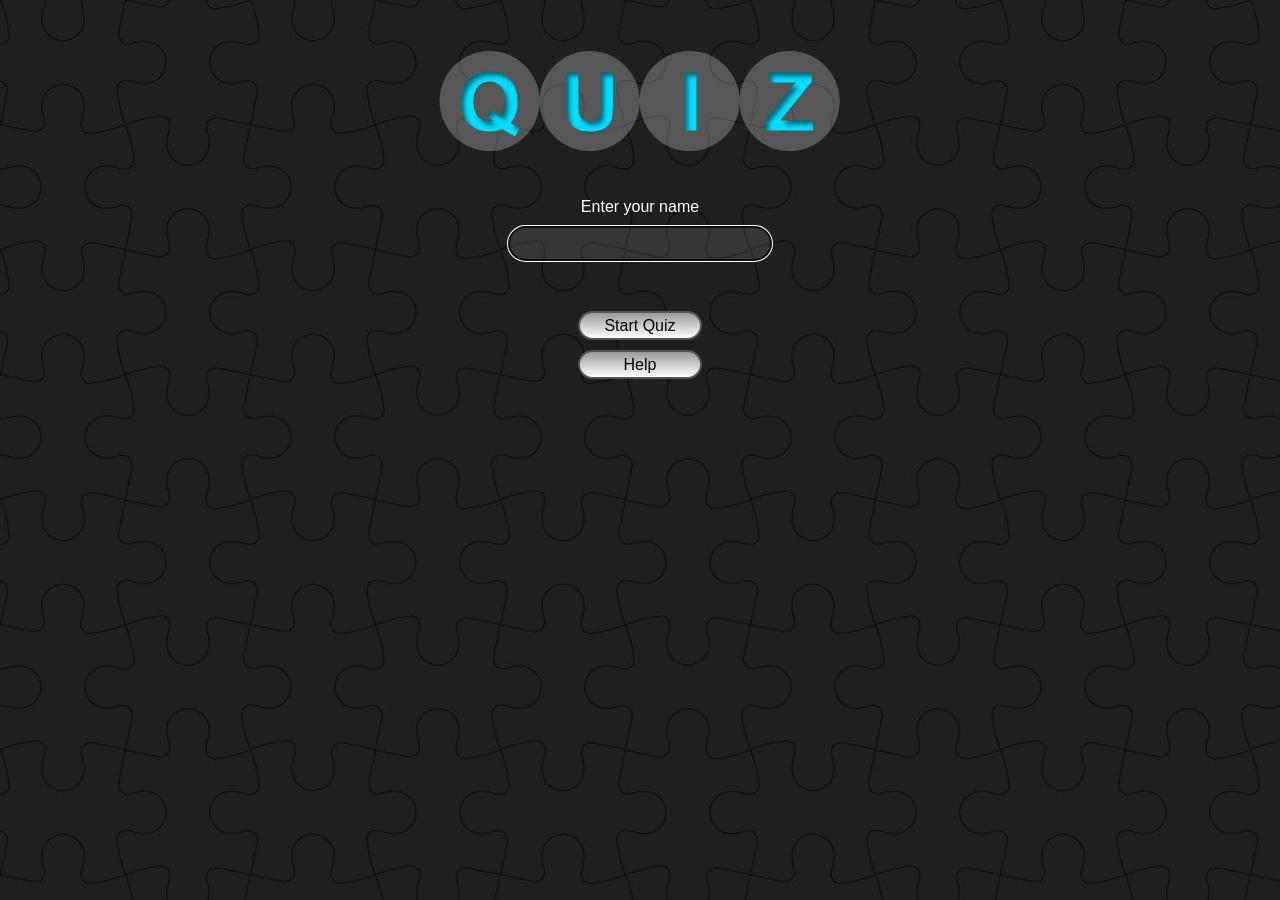
<file: index.html>
<!DOCTYPE HTML>
<html xmlns="http://www.w3.org/1999/xhtml">
	<head>
		<meta content="author" name="harik"/>
		<title>Quiz Application</title>
		<link href='./stylesheets/quizapp.css' rel="stylesheet"/>
		<script data-main="scripts/bootstrap/main" src="scripts/libraries/require.js"></script>
	</head>
	<body>
		<!-- Load Underscore Templates or externalize templates ...
		<script type="text/x-underscore-template" id="index_template"></script>
		<script type="text/x-underscore-template" id="quiz_template"></script>
		<script type="text/x-underscore-template" id="score_template"></script>
		-->
	</body>
</html>
</file>
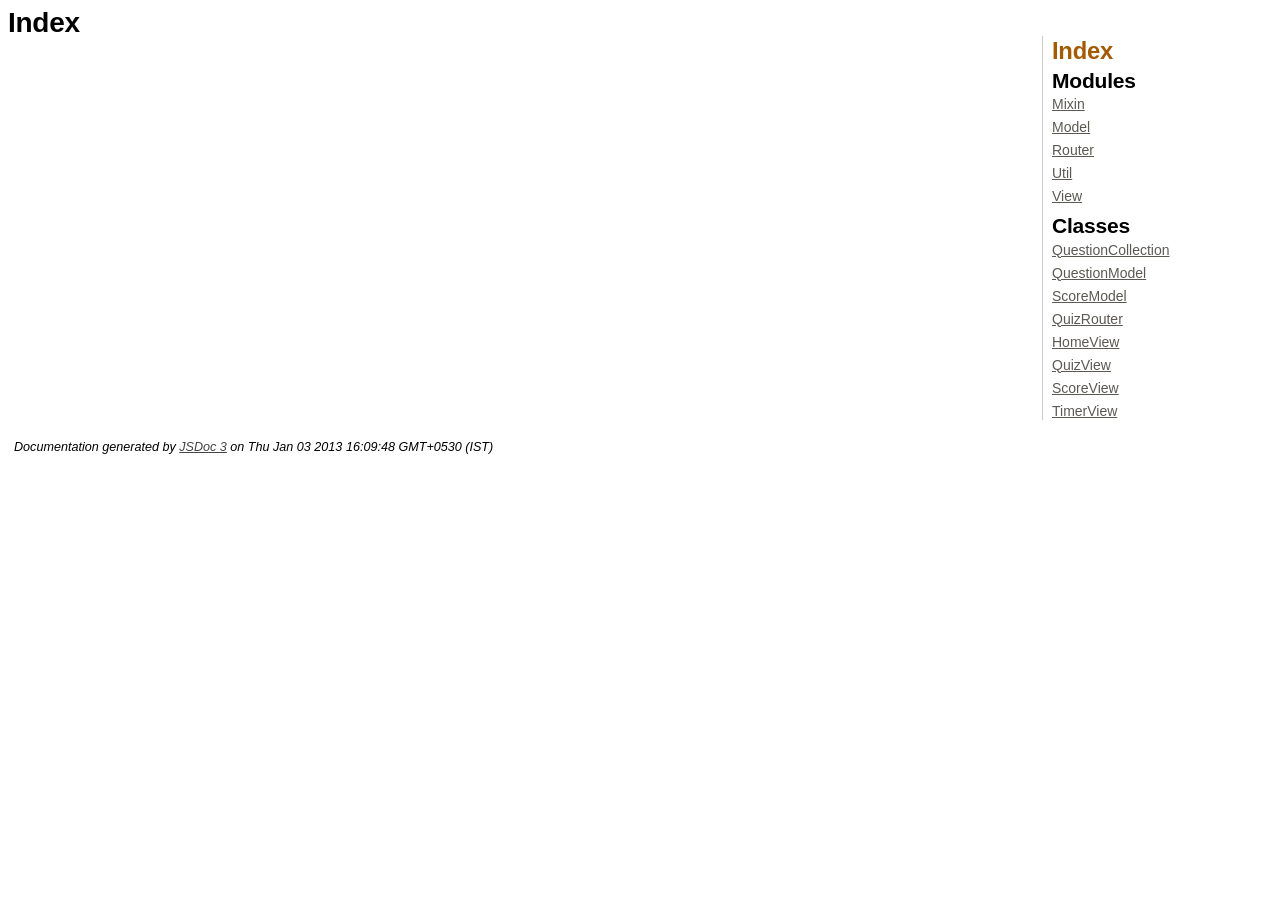
<file: documentation/index.html>
<!DOCTYPE html>
<html lang="en">
<head>
    <meta charset="utf-8">
    <title>JSDoc: Index</title>
    
    <script src="scripts/prettify/prettify.js"> </script>
    <script src="scripts/prettify/lang-css.js"> </script>
    <!--[if lt IE 9]>
      <script src="//html5shiv.googlecode.com/svn/trunk/html5.js"></script>
    <![endif]-->
    <link type="text/css" rel="stylesheet" href="styles/prettify-jsdoc.css">
    <link type="text/css" rel="stylesheet" href="styles/jsdoc-default.css">
</head>

<body>

<div id="main">
    
    <h1 class="page-title">Index</h1>
    
    


    


    <h3> </h3>









    









</div>

<nav>
    <h2><a href="index.html">Index</a></h2><h3>Modules</h3><ul><li><a href="module-Mixin.html">Mixin</a></li><li><a href="module-Model.html">Model</a></li><li><a href="module-Router.html">Router</a></li><li><a href="module-Util.html">Util</a></li><li><a href="module-View.html">View</a></li></ul><h3>Classes</h3><ul><li><a href="module-Model.QuestionCollection.html">QuestionCollection</a></li><li><a href="module-Model.QuestionModel.html">QuestionModel</a></li><li><a href="module-Model.ScoreModel.html">ScoreModel</a></li><li><a href="module-Router.QuizRouter.html">QuizRouter</a></li><li><a href="module-View.HomeView.html">HomeView</a></li><li><a href="module-View.QuizView.html">QuizView</a></li><li><a href="module-View.ScoreView.html">ScoreView</a></li><li><a href="module-View.TimerView.html">TimerView</a></li></ul>
</nav>

<br clear="both">

<footer>
    Documentation generated by <a href="https://github.com/jsdoc3/jsdoc">JSDoc 3</a> on Thu Jan 03 2013 16:09:48 GMT+0530 (IST)
</footer>

<script> prettyPrint(); </script>
</body>
</html>
</file>
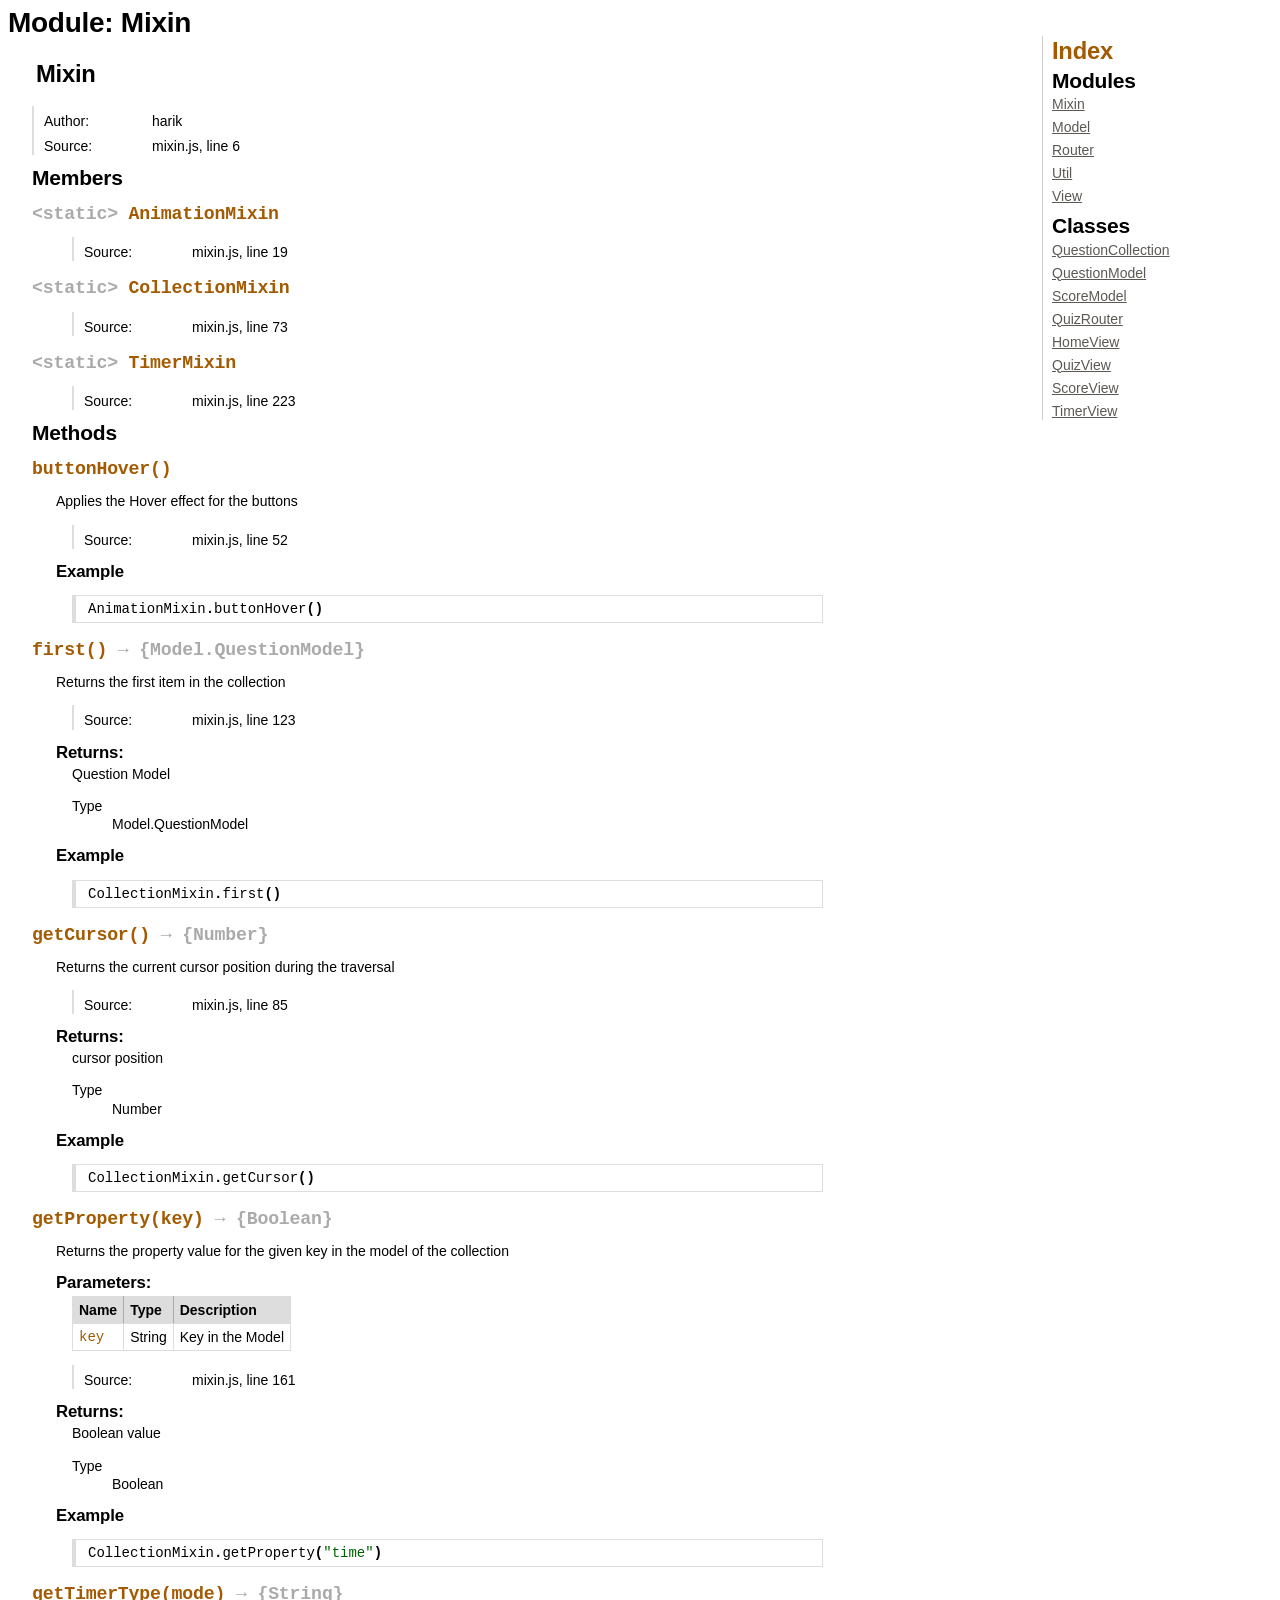
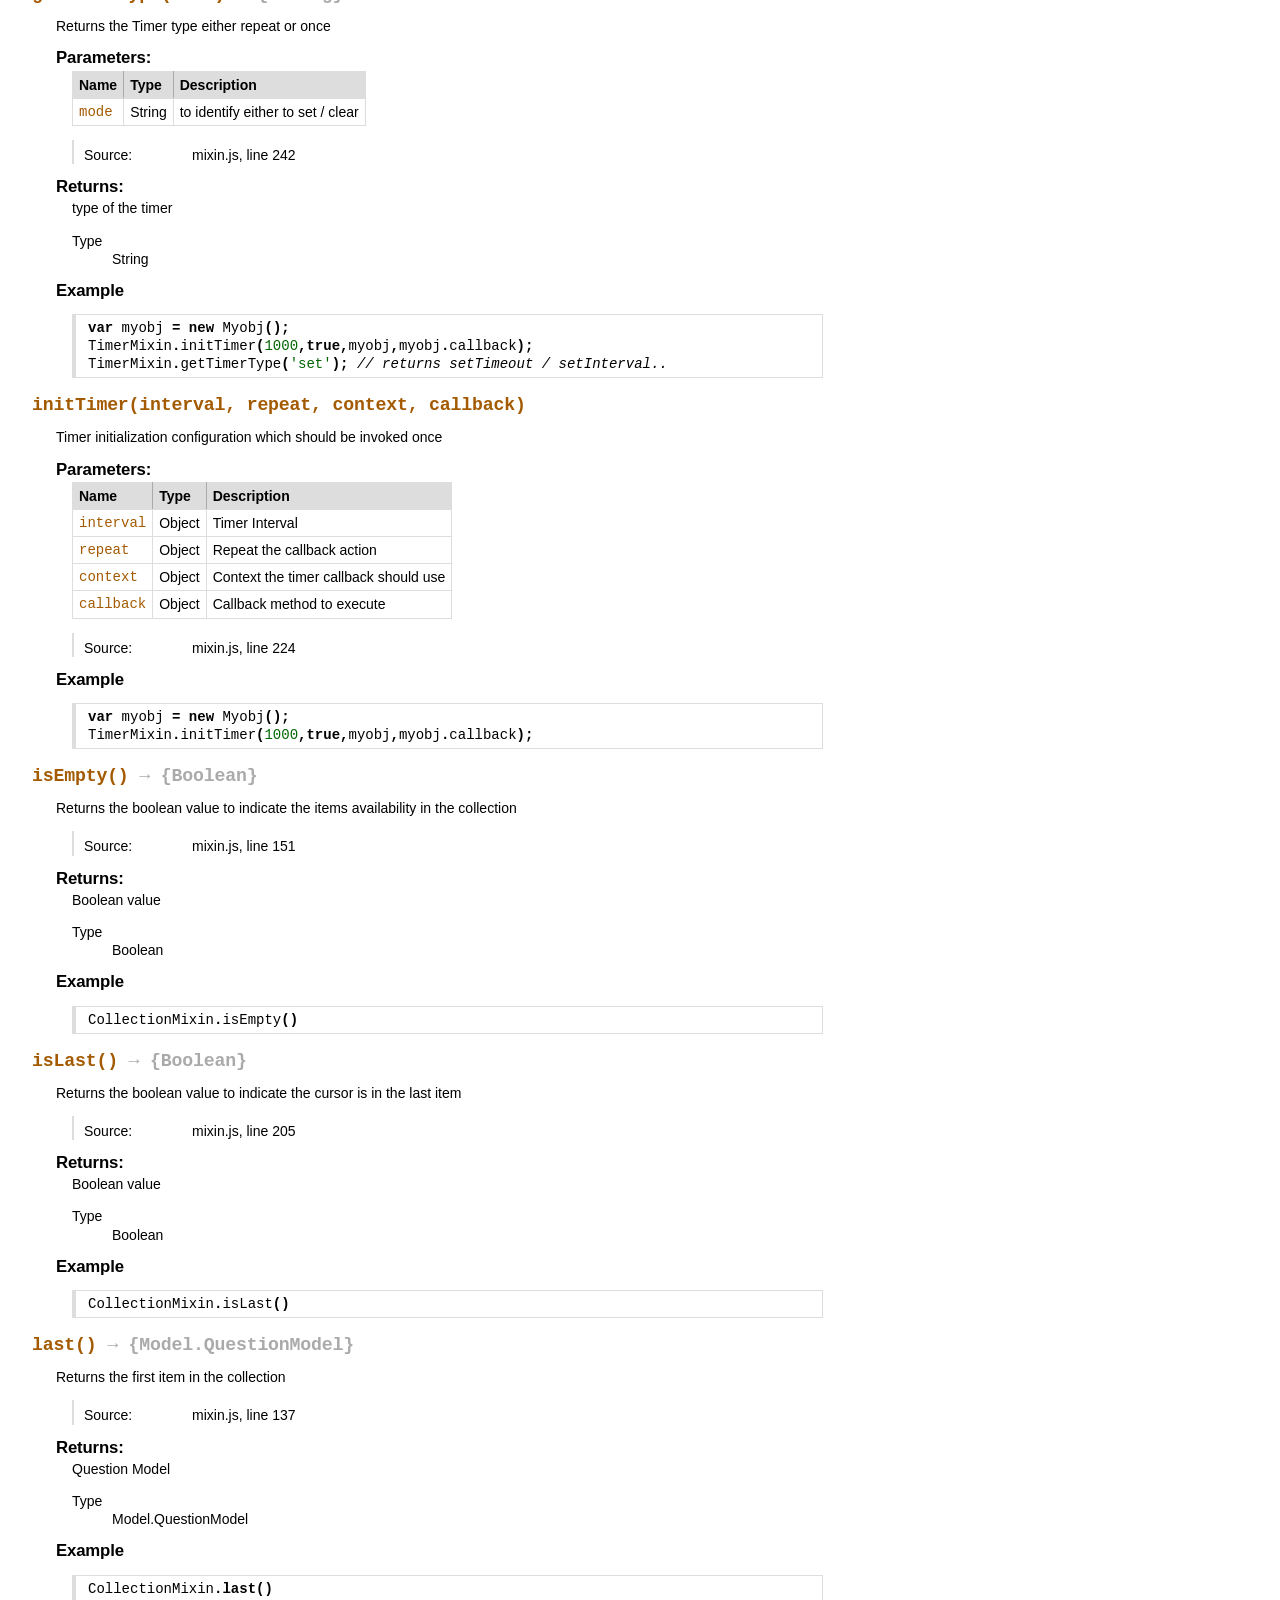
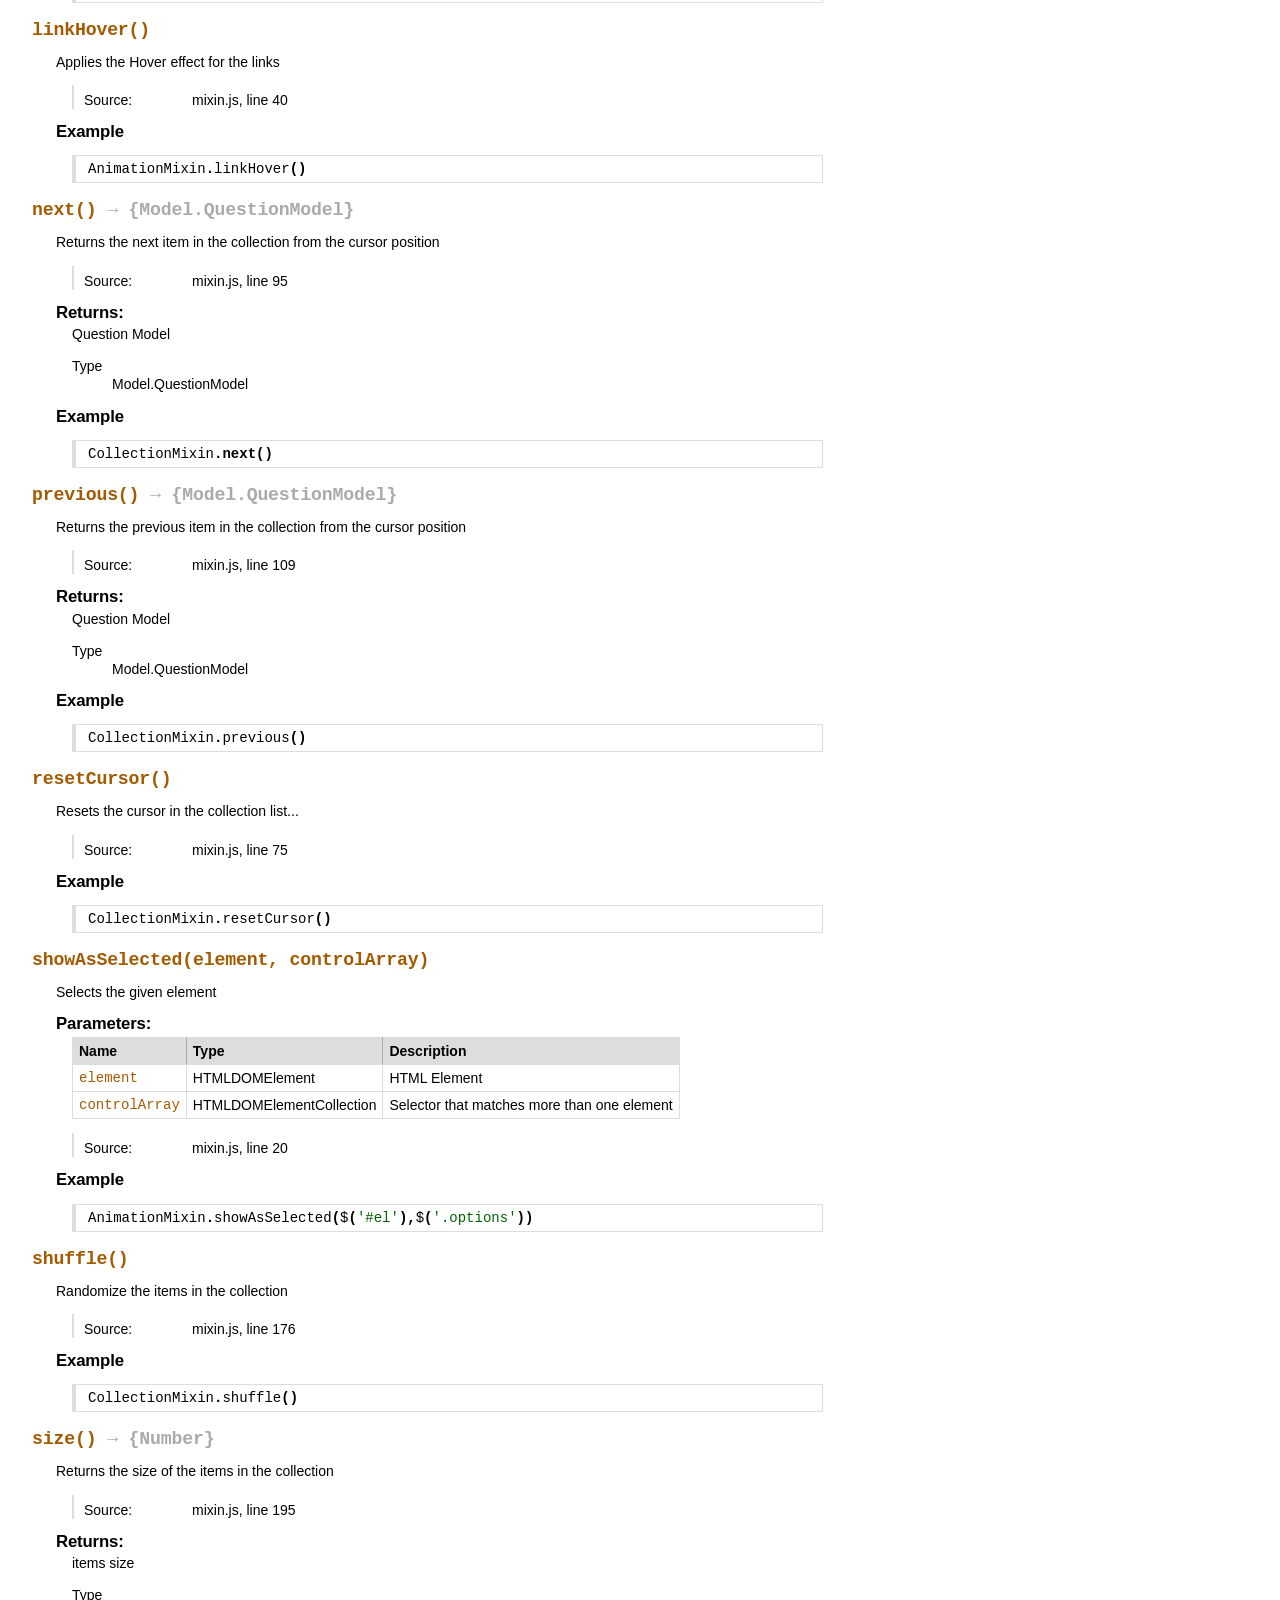
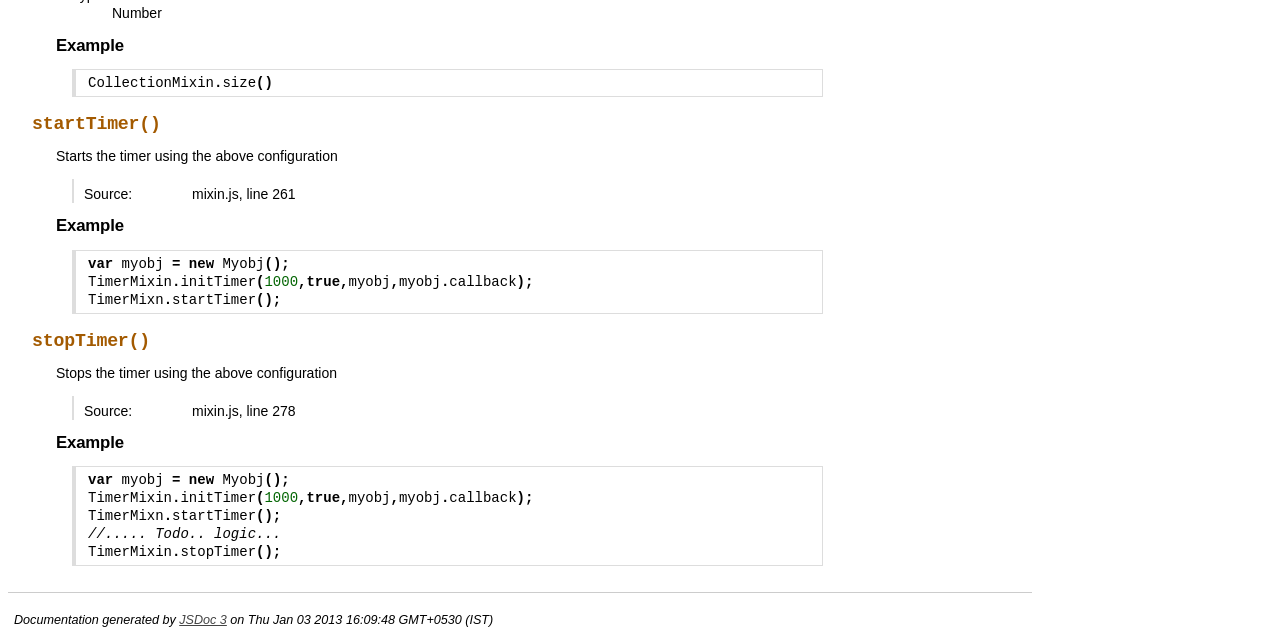
<file: documentation/module-Mixin.html>
<!DOCTYPE html>
<html lang="en">
<head>
    <meta charset="utf-8">
    <title>JSDoc: Module: Mixin</title>
    
    <script src="scripts/prettify/prettify.js"> </script>
    <script src="scripts/prettify/lang-css.js"> </script>
    <!--[if lt IE 9]>
      <script src="//html5shiv.googlecode.com/svn/trunk/html5.js"></script>
    <![endif]-->
    <link type="text/css" rel="stylesheet" href="styles/prettify-jsdoc.css">
    <link type="text/css" rel="stylesheet" href="styles/jsdoc-default.css">
</head>

<body>

<div id="main">
    
    <h1 class="page-title">Module: Mixin</h1>
    
    



<section>
    
<header>
    <h2>
    Mixin
    </h2>
    
</header>  

<article>
    <div class="container-overview">
    
    
    
        
        
        
<dl class="details">
    
        
	
	
	

	
	
	
	
	
	<dt class="tag-author">Author:</dt>
	<dd class="tag-author">
        <ul>
            <li>harik</li>
        </ul>
	</dd>
	
	
	
	
	
	
	
	
	
	<dt class="tag-source">Source:</dt>
	<dd class="tag-source"><ul class="dummy"><li>mixin.js, line 6</li></ul></dd>
	
    
    
	
	
	
	
</dl>

        
        
    
    </div>
    
    
    
    
    
    
    
    
    
    
    
    
        <h3 class="subsection-title">Members</h3>
        
        <dl>
            
<dt>
    <h4 class="name" id="AnimationMixin"><span class="type-signature">&lt;static> </span>AnimationMixin<span class="type-signature"></span></h4>
    
    
</dt>
<dd>
    
    
    
<dl class="details">
    
        
	
	
	

	
	
	
	
	
	
	
	
	
	
	
	
	
	<dt class="tag-source">Source:</dt>
	<dd class="tag-source"><ul class="dummy"><li>mixin.js, line 19</li></ul></dd>
	
    
    
	
	
	
	
</dl>

    
    
</dd>

        
            
<dt>
    <h4 class="name" id="CollectionMixin"><span class="type-signature">&lt;static> </span>CollectionMixin<span class="type-signature"></span></h4>
    
    
</dt>
<dd>
    
    
    
<dl class="details">
    
        
	
	
	

	
	
	
	
	
	
	
	
	
	
	
	
	
	<dt class="tag-source">Source:</dt>
	<dd class="tag-source"><ul class="dummy"><li>mixin.js, line 73</li></ul></dd>
	
    
    
	
	
	
	
</dl>

    
    
</dd>

        
            
<dt>
    <h4 class="name" id="TimerMixin"><span class="type-signature">&lt;static> </span>TimerMixin<span class="type-signature"></span></h4>
    
    
</dt>
<dd>
    
    
    
<dl class="details">
    
        
	
	
	

	
	
	
	
	
	
	
	
	
	
	
	
	
	<dt class="tag-source">Source:</dt>
	<dd class="tag-source"><ul class="dummy"><li>mixin.js, line 223</li></ul></dd>
	
    
    
	
	
	
	
</dl>

    
    
</dd>

        </dl>
    
    
    
        <h3 class="subsection-title">Methods</h3>
        
        <dl>
            
<dt>
    <h4 class="name" id="buttonHover"><span class="type-signature"></span>buttonHover<span class="signature">()</span><span class="type-signature"></span></h4>
    
    
</dt>
<dd>
    
    
    <div class="description">
        Applies the Hover effect for the buttons
    </div>
    

    
    
    
    
    
    
    
<dl class="details">
    
        
	
	
	

	
	
	
	
	
	
	
	
	
	
	
	
	
	<dt class="tag-source">Source:</dt>
	<dd class="tag-source"><ul class="dummy"><li>mixin.js, line 52</li></ul></dd>
	
    
    
	
	
	
	
</dl>

    
    
    
    
    
    
    
    
        <h5>Example</h5>
        
    <pre class="prettyprint"><code>AnimationMixin.buttonHover()</code></pre>

    
</dd>

        
            
<dt>
    <h4 class="name" id="first"><span class="type-signature"></span>first<span class="signature">()</span><span class="type-signature"> &rarr; {Model.QuestionModel}</span></h4>
    
    
</dt>
<dd>
    
    
    <div class="description">
        Returns the first item in the collection
    </div>
    

    
    
    
    
    
    
    
<dl class="details">
    
        
	
	
	

	
	
	
	
	
	
	
	
	
	
	
	
	
	<dt class="tag-source">Source:</dt>
	<dd class="tag-source"><ul class="dummy"><li>mixin.js, line 123</li></ul></dd>
	
    
    
	
	
	
	
</dl>

    
    
    
    
    
    
    <h5>Returns:</h5>
    
            
<div class="param-desc">
    Question Model
</div>



<dl>
	<dt>
		Type
	</dt>
	<dd>
		
<span class="param-type">Model.QuestionModel</span>


	</dd>
</dl>

        
    
    
        <h5>Example</h5>
        
    <pre class="prettyprint"><code>CollectionMixin.first()</code></pre>

    
</dd>

        
            
<dt>
    <h4 class="name" id="getCursor"><span class="type-signature"></span>getCursor<span class="signature">()</span><span class="type-signature"> &rarr; {Number}</span></h4>
    
    
</dt>
<dd>
    
    
    <div class="description">
        Returns the current cursor position during the traversal
    </div>
    

    
    
    
    
    
    
    
<dl class="details">
    
        
	
	
	

	
	
	
	
	
	
	
	
	
	
	
	
	
	<dt class="tag-source">Source:</dt>
	<dd class="tag-source"><ul class="dummy"><li>mixin.js, line 85</li></ul></dd>
	
    
    
	
	
	
	
</dl>

    
    
    
    
    
    
    <h5>Returns:</h5>
    
            
<div class="param-desc">
    cursor position
</div>



<dl>
	<dt>
		Type
	</dt>
	<dd>
		
<span class="param-type">Number</span>


	</dd>
</dl>

        
    
    
        <h5>Example</h5>
        
    <pre class="prettyprint"><code>CollectionMixin.getCursor()</code></pre>

    
</dd>

        
            
<dt>
    <h4 class="name" id="getProperty"><span class="type-signature"></span>getProperty<span class="signature">(key)</span><span class="type-signature"> &rarr; {Boolean}</span></h4>
    
    
</dt>
<dd>
    
    
    <div class="description">
        Returns the property value for the given key in the model of the collection
    </div>
    

    
    
    
    
    
        <h5>Parameters:</h5>
        

<table class="params">
    <thead>
	<tr>
		
		<th>Name</th>
		
		
		<th>Type</th>
		
		
		
		
		
		<th class="last">Description</th>
	</tr>
	</thead>
	
	<tbody>
	
	
        <tr>
            
                <td class="name"><code>key</code></td>
            
            
            <td class="type">
            
                
<span class="param-type">String</span>


            
            </td>
            
            
            
            
            
            <td class="description last">Key in the Model</td>
        </tr>
	
	
	</tbody>
</table>
    
    
    
<dl class="details">
    
        
	
	
	

	
	
	
	
	
	
	
	
	
	
	
	
	
	<dt class="tag-source">Source:</dt>
	<dd class="tag-source"><ul class="dummy"><li>mixin.js, line 161</li></ul></dd>
	
    
    
	
	
	
	
</dl>

    
    
    
    
    
    
    <h5>Returns:</h5>
    
            
<div class="param-desc">
    Boolean value
</div>



<dl>
	<dt>
		Type
	</dt>
	<dd>
		
<span class="param-type">Boolean</span>


	</dd>
</dl>

        
    
    
        <h5>Example</h5>
        
    <pre class="prettyprint"><code>CollectionMixin.getProperty("time")</code></pre>

    
</dd>

        
            
<dt>
    <h4 class="name" id="getTimerType"><span class="type-signature"></span>getTimerType<span class="signature">(mode)</span><span class="type-signature"> &rarr; {String}</span></h4>
    
    
</dt>
<dd>
    
    
    <div class="description">
        Returns the Timer type either repeat or once
    </div>
    

    
    
    
    
    
        <h5>Parameters:</h5>
        

<table class="params">
    <thead>
	<tr>
		
		<th>Name</th>
		
		
		<th>Type</th>
		
		
		
		
		
		<th class="last">Description</th>
	</tr>
	</thead>
	
	<tbody>
	
	
        <tr>
            
                <td class="name"><code>mode</code></td>
            
            
            <td class="type">
            
                
<span class="param-type">String</span>


            
            </td>
            
            
            
            
            
            <td class="description last">to identify either to set / clear</td>
        </tr>
	
	
	</tbody>
</table>
    
    
    
<dl class="details">
    
        
	
	
	

	
	
	
	
	
	
	
	
	
	
	
	
	
	<dt class="tag-source">Source:</dt>
	<dd class="tag-source"><ul class="dummy"><li>mixin.js, line 242</li></ul></dd>
	
    
    
	
	
	
	
</dl>

    
    
    
    
    
    
    <h5>Returns:</h5>
    
            
<div class="param-desc">
    type of the timer
</div>



<dl>
	<dt>
		Type
	</dt>
	<dd>
		
<span class="param-type">String</span>


	</dd>
</dl>

        
    
    
        <h5>Example</h5>
        
    <pre class="prettyprint"><code>var myobj = new Myobj();TimerMixin.initTimer(1000,true,myobj,myobj.callback);TimerMixin.getTimerType('set'); // returns setTimeout / setInterval..</code></pre>

    
</dd>

        
            
<dt>
    <h4 class="name" id="initTimer"><span class="type-signature"></span>initTimer<span class="signature">(interval, repeat, context, callback)</span><span class="type-signature"></span></h4>
    
    
</dt>
<dd>
    
    
    <div class="description">
        Timer initialization configuration which should be invoked once
    </div>
    

    
    
    
    
    
        <h5>Parameters:</h5>
        

<table class="params">
    <thead>
	<tr>
		
		<th>Name</th>
		
		
		<th>Type</th>
		
		
		
		
		
		<th class="last">Description</th>
	</tr>
	</thead>
	
	<tbody>
	
	
        <tr>
            
                <td class="name"><code>interval</code></td>
            
            
            <td class="type">
            
                
<span class="param-type">Object</span>


            
            </td>
            
            
            
            
            
            <td class="description last">Timer Interval</td>
        </tr>
	
	
	
        <tr>
            
                <td class="name"><code>repeat</code></td>
            
            
            <td class="type">
            
                
<span class="param-type">Object</span>


            
            </td>
            
            
            
            
            
            <td class="description last">Repeat the callback action</td>
        </tr>
	
	
	
        <tr>
            
                <td class="name"><code>context</code></td>
            
            
            <td class="type">
            
                
<span class="param-type">Object</span>


            
            </td>
            
            
            
            
            
            <td class="description last">Context the timer callback should use</td>
        </tr>
	
	
	
        <tr>
            
                <td class="name"><code>callback</code></td>
            
            
            <td class="type">
            
                
<span class="param-type">Object</span>


            
            </td>
            
            
            
            
            
            <td class="description last">Callback method to execute</td>
        </tr>
	
	
	</tbody>
</table>
    
    
    
<dl class="details">
    
        
	
	
	

	
	
	
	
	
	
	
	
	
	
	
	
	
	<dt class="tag-source">Source:</dt>
	<dd class="tag-source"><ul class="dummy"><li>mixin.js, line 224</li></ul></dd>
	
    
    
	
	
	
	
</dl>

    
    
    
    
    
    
    
    
        <h5>Example</h5>
        
    <pre class="prettyprint"><code>var myobj = new Myobj();TimerMixin.initTimer(1000,true,myobj,myobj.callback);</code></pre>

    
</dd>

        
            
<dt>
    <h4 class="name" id="isEmpty"><span class="type-signature"></span>isEmpty<span class="signature">()</span><span class="type-signature"> &rarr; {Boolean}</span></h4>
    
    
</dt>
<dd>
    
    
    <div class="description">
        Returns the boolean value to indicate the items availability in the collection
    </div>
    

    
    
    
    
    
    
    
<dl class="details">
    
        
	
	
	

	
	
	
	
	
	
	
	
	
	
	
	
	
	<dt class="tag-source">Source:</dt>
	<dd class="tag-source"><ul class="dummy"><li>mixin.js, line 151</li></ul></dd>
	
    
    
	
	
	
	
</dl>

    
    
    
    
    
    
    <h5>Returns:</h5>
    
            
<div class="param-desc">
    Boolean value
</div>



<dl>
	<dt>
		Type
	</dt>
	<dd>
		
<span class="param-type">Boolean</span>


	</dd>
</dl>

        
    
    
        <h5>Example</h5>
        
    <pre class="prettyprint"><code>CollectionMixin.isEmpty()</code></pre>

    
</dd>

        
            
<dt>
    <h4 class="name" id="isLast"><span class="type-signature"></span>isLast<span class="signature">()</span><span class="type-signature"> &rarr; {Boolean}</span></h4>
    
    
</dt>
<dd>
    
    
    <div class="description">
        Returns the boolean value to indicate the cursor is in the last item
    </div>
    

    
    
    
    
    
    
    
<dl class="details">
    
        
	
	
	

	
	
	
	
	
	
	
	
	
	
	
	
	
	<dt class="tag-source">Source:</dt>
	<dd class="tag-source"><ul class="dummy"><li>mixin.js, line 205</li></ul></dd>
	
    
    
	
	
	
	
</dl>

    
    
    
    
    
    
    <h5>Returns:</h5>
    
            
<div class="param-desc">
    Boolean value
</div>



<dl>
	<dt>
		Type
	</dt>
	<dd>
		
<span class="param-type">Boolean</span>


	</dd>
</dl>

        
    
    
        <h5>Example</h5>
        
    <pre class="prettyprint"><code>CollectionMixin.isLast()</code></pre>

    
</dd>

        
            
<dt>
    <h4 class="name" id="last"><span class="type-signature"></span>last<span class="signature">()</span><span class="type-signature"> &rarr; {Model.QuestionModel}</span></h4>
    
    
</dt>
<dd>
    
    
    <div class="description">
        Returns the first item in the collection
    </div>
    

    
    
    
    
    
    
    
<dl class="details">
    
        
	
	
	

	
	
	
	
	
	
	
	
	
	
	
	
	
	<dt class="tag-source">Source:</dt>
	<dd class="tag-source"><ul class="dummy"><li>mixin.js, line 137</li></ul></dd>
	
    
    
	
	
	
	
</dl>

    
    
    
    
    
    
    <h5>Returns:</h5>
    
            
<div class="param-desc">
    Question Model
</div>



<dl>
	<dt>
		Type
	</dt>
	<dd>
		
<span class="param-type">Model.QuestionModel</span>


	</dd>
</dl>

        
    
    
        <h5>Example</h5>
        
    <pre class="prettyprint"><code>CollectionMixin.last()</code></pre>

    
</dd>

        
            
<dt>
    <h4 class="name" id="linkHover"><span class="type-signature"></span>linkHover<span class="signature">()</span><span class="type-signature"></span></h4>
    
    
</dt>
<dd>
    
    
    <div class="description">
        Applies the Hover effect for the links
    </div>
    

    
    
    
    
    
    
    
<dl class="details">
    
        
	
	
	

	
	
	
	
	
	
	
	
	
	
	
	
	
	<dt class="tag-source">Source:</dt>
	<dd class="tag-source"><ul class="dummy"><li>mixin.js, line 40</li></ul></dd>
	
    
    
	
	
	
	
</dl>

    
    
    
    
    
    
    
    
        <h5>Example</h5>
        
    <pre class="prettyprint"><code>AnimationMixin.linkHover()</code></pre>

    
</dd>

        
            
<dt>
    <h4 class="name" id="next"><span class="type-signature"></span>next<span class="signature">()</span><span class="type-signature"> &rarr; {Model.QuestionModel}</span></h4>
    
    
</dt>
<dd>
    
    
    <div class="description">
        Returns the next item in the collection from the cursor position
    </div>
    

    
    
    
    
    
    
    
<dl class="details">
    
        
	
	
	

	
	
	
	
	
	
	
	
	
	
	
	
	
	<dt class="tag-source">Source:</dt>
	<dd class="tag-source"><ul class="dummy"><li>mixin.js, line 95</li></ul></dd>
	
    
    
	
	
	
	
</dl>

    
    
    
    
    
    
    <h5>Returns:</h5>
    
            
<div class="param-desc">
    Question Model
</div>



<dl>
	<dt>
		Type
	</dt>
	<dd>
		
<span class="param-type">Model.QuestionModel</span>


	</dd>
</dl>

        
    
    
        <h5>Example</h5>
        
    <pre class="prettyprint"><code>CollectionMixin.next()</code></pre>

    
</dd>

        
            
<dt>
    <h4 class="name" id="previous"><span class="type-signature"></span>previous<span class="signature">()</span><span class="type-signature"> &rarr; {Model.QuestionModel}</span></h4>
    
    
</dt>
<dd>
    
    
    <div class="description">
        Returns the previous item in the collection from the cursor position
    </div>
    

    
    
    
    
    
    
    
<dl class="details">
    
        
	
	
	

	
	
	
	
	
	
	
	
	
	
	
	
	
	<dt class="tag-source">Source:</dt>
	<dd class="tag-source"><ul class="dummy"><li>mixin.js, line 109</li></ul></dd>
	
    
    
	
	
	
	
</dl>

    
    
    
    
    
    
    <h5>Returns:</h5>
    
            
<div class="param-desc">
    Question Model
</div>



<dl>
	<dt>
		Type
	</dt>
	<dd>
		
<span class="param-type">Model.QuestionModel</span>


	</dd>
</dl>

        
    
    
        <h5>Example</h5>
        
    <pre class="prettyprint"><code>CollectionMixin.previous()</code></pre>

    
</dd>

        
            
<dt>
    <h4 class="name" id="resetCursor"><span class="type-signature"></span>resetCursor<span class="signature">()</span><span class="type-signature"></span></h4>
    
    
</dt>
<dd>
    
    
    <div class="description">
        Resets the cursor in the collection list...
    </div>
    

    
    
    
    
    
    
    
<dl class="details">
    
        
	
	
	

	
	
	
	
	
	
	
	
	
	
	
	
	
	<dt class="tag-source">Source:</dt>
	<dd class="tag-source"><ul class="dummy"><li>mixin.js, line 75</li></ul></dd>
	
    
    
	
	
	
	
</dl>

    
    
    
    
    
    
    
    
        <h5>Example</h5>
        
    <pre class="prettyprint"><code>CollectionMixin.resetCursor()</code></pre>

    
</dd>

        
            
<dt>
    <h4 class="name" id="showAsSelected"><span class="type-signature"></span>showAsSelected<span class="signature">(element, controlArray)</span><span class="type-signature"></span></h4>
    
    
</dt>
<dd>
    
    
    <div class="description">
        Selects the given element
    </div>
    

    
    
    
    
    
        <h5>Parameters:</h5>
        

<table class="params">
    <thead>
	<tr>
		
		<th>Name</th>
		
		
		<th>Type</th>
		
		
		
		
		
		<th class="last">Description</th>
	</tr>
	</thead>
	
	<tbody>
	
	
        <tr>
            
                <td class="name"><code>element</code></td>
            
            
            <td class="type">
            
                
<span class="param-type">HTMLDOMElement</span>


            
            </td>
            
            
            
            
            
            <td class="description last">HTML Element</td>
        </tr>
	
	
	
        <tr>
            
                <td class="name"><code>controlArray</code></td>
            
            
            <td class="type">
            
                
<span class="param-type">HTMLDOMElementCollection</span>


            
            </td>
            
            
            
            
            
            <td class="description last">Selector that matches more than one element</td>
        </tr>
	
	
	</tbody>
</table>
    
    
    
<dl class="details">
    
        
	
	
	

	
	
	
	
	
	
	
	
	
	
	
	
	
	<dt class="tag-source">Source:</dt>
	<dd class="tag-source"><ul class="dummy"><li>mixin.js, line 20</li></ul></dd>
	
    
    
	
	
	
	
</dl>

    
    
    
    
    
    
    
    
        <h5>Example</h5>
        
    <pre class="prettyprint"><code>AnimationMixin.showAsSelected($('#el'),$('.options'))</code></pre>

    
</dd>

        
            
<dt>
    <h4 class="name" id="shuffle"><span class="type-signature"></span>shuffle<span class="signature">()</span><span class="type-signature"></span></h4>
    
    
</dt>
<dd>
    
    
    <div class="description">
        Randomize the items in the collection
    </div>
    

    
    
    
    
    
    
    
<dl class="details">
    
        
	
	
	

	
	
	
	
	
	
	
	
	
	
	
	
	
	<dt class="tag-source">Source:</dt>
	<dd class="tag-source"><ul class="dummy"><li>mixin.js, line 176</li></ul></dd>
	
    
    
	
	
	
	
</dl>

    
    
    
    
    
    
    
    
        <h5>Example</h5>
        
    <pre class="prettyprint"><code>CollectionMixin.shuffle()</code></pre>

    
</dd>

        
            
<dt>
    <h4 class="name" id="size"><span class="type-signature"></span>size<span class="signature">()</span><span class="type-signature"> &rarr; {Number}</span></h4>
    
    
</dt>
<dd>
    
    
    <div class="description">
        Returns the size of the items in the collection
    </div>
    

    
    
    
    
    
    
    
<dl class="details">
    
        
	
	
	

	
	
	
	
	
	
	
	
	
	
	
	
	
	<dt class="tag-source">Source:</dt>
	<dd class="tag-source"><ul class="dummy"><li>mixin.js, line 195</li></ul></dd>
	
    
    
	
	
	
	
</dl>

    
    
    
    
    
    
    <h5>Returns:</h5>
    
            
<div class="param-desc">
    items size
</div>



<dl>
	<dt>
		Type
	</dt>
	<dd>
		
<span class="param-type">Number</span>


	</dd>
</dl>

        
    
    
        <h5>Example</h5>
        
    <pre class="prettyprint"><code>CollectionMixin.size()</code></pre>

    
</dd>

        
            
<dt>
    <h4 class="name" id="startTimer"><span class="type-signature"></span>startTimer<span class="signature">()</span><span class="type-signature"></span></h4>
    
    
</dt>
<dd>
    
    
    <div class="description">
        Starts the timer using the above configuration
    </div>
    

    
    
    
    
    
    
    
<dl class="details">
    
        
	
	
	

	
	
	
	
	
	
	
	
	
	
	
	
	
	<dt class="tag-source">Source:</dt>
	<dd class="tag-source"><ul class="dummy"><li>mixin.js, line 261</li></ul></dd>
	
    
    
	
	
	
	
</dl>

    
    
    
    
    
    
    
    
        <h5>Example</h5>
        
    <pre class="prettyprint"><code>var myobj = new Myobj();TimerMixin.initTimer(1000,true,myobj,myobj.callback);TimerMixn.startTimer();</code></pre>

    
</dd>

        
            
<dt>
    <h4 class="name" id="stopTimer"><span class="type-signature"></span>stopTimer<span class="signature">()</span><span class="type-signature"></span></h4>
    
    
</dt>
<dd>
    
    
    <div class="description">
        Stops the timer using the above configuration
    </div>
    

    
    
    
    
    
    
    
<dl class="details">
    
        
	
	
	

	
	
	
	
	
	
	
	
	
	
	
	
	
	<dt class="tag-source">Source:</dt>
	<dd class="tag-source"><ul class="dummy"><li>mixin.js, line 278</li></ul></dd>
	
    
    
	
	
	
	
</dl>

    
    
    
    
    
    
    
    
        <h5>Example</h5>
        
    <pre class="prettyprint"><code>var myobj = new Myobj();TimerMixin.initTimer(1000,true,myobj,myobj.callback);TimerMixn.startTimer();//..... Todo.. logic...TimerMixin.stopTimer();</code></pre>

    
</dd>

        </dl>
    
    
    
    
    
</article>

</section>  




</div>

<nav>
    <h2><a href="index.html">Index</a></h2><h3>Modules</h3><ul><li><a href="module-Mixin.html">Mixin</a></li><li><a href="module-Model.html">Model</a></li><li><a href="module-Router.html">Router</a></li><li><a href="module-Util.html">Util</a></li><li><a href="module-View.html">View</a></li></ul><h3>Classes</h3><ul><li><a href="module-Model.QuestionCollection.html">QuestionCollection</a></li><li><a href="module-Model.QuestionModel.html">QuestionModel</a></li><li><a href="module-Model.ScoreModel.html">ScoreModel</a></li><li><a href="module-Router.QuizRouter.html">QuizRouter</a></li><li><a href="module-View.HomeView.html">HomeView</a></li><li><a href="module-View.QuizView.html">QuizView</a></li><li><a href="module-View.ScoreView.html">ScoreView</a></li><li><a href="module-View.TimerView.html">TimerView</a></li></ul>
</nav>

<br clear="both">

<footer>
    Documentation generated by <a href="https://github.com/jsdoc3/jsdoc">JSDoc 3</a> on Thu Jan 03 2013 16:09:48 GMT+0530 (IST)
</footer>

<script> prettyPrint(); </script>
</body>
</html>
</file>
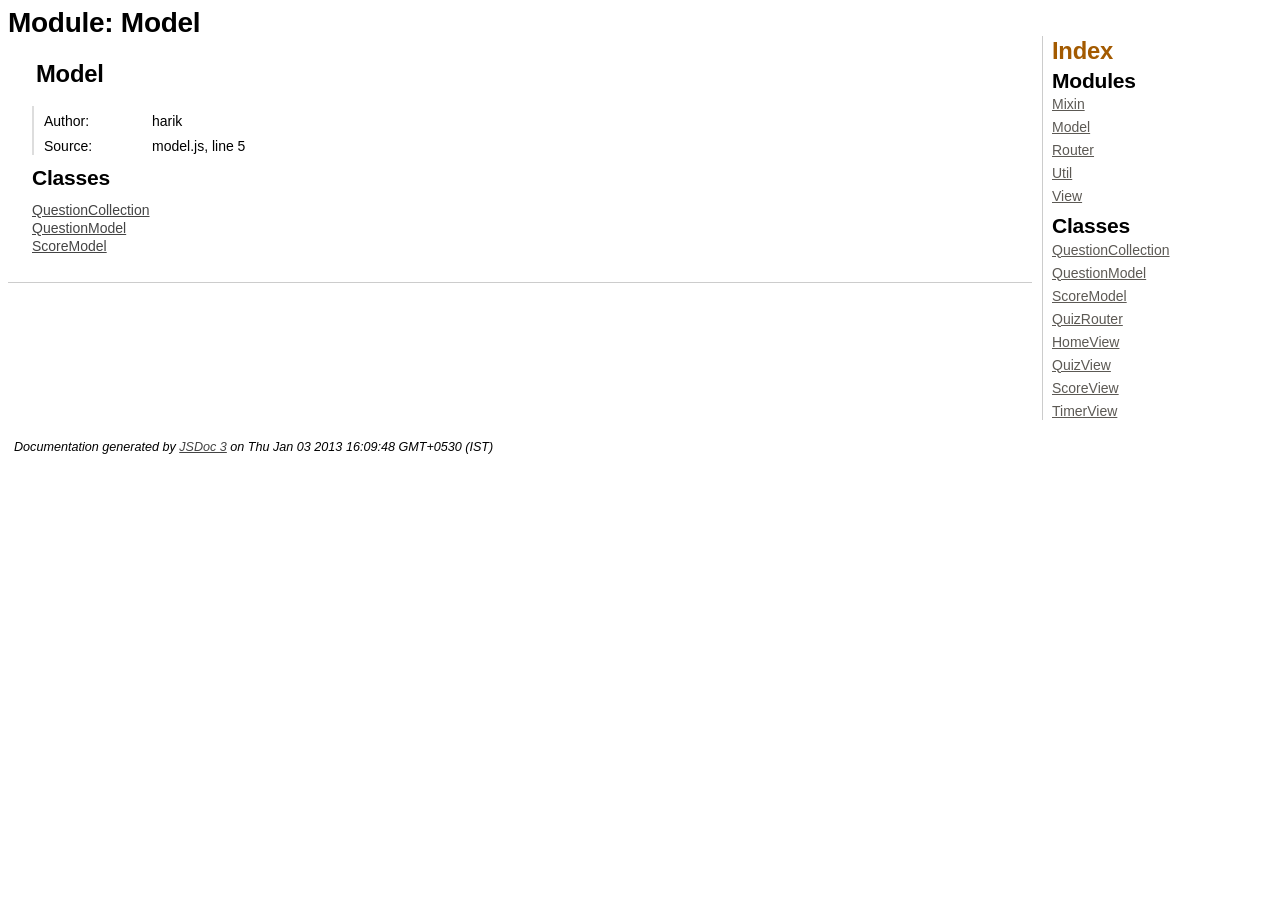
<file: documentation/module-Model.html>
<!DOCTYPE html>
<html lang="en">
<head>
    <meta charset="utf-8">
    <title>JSDoc: Module: Model</title>
    
    <script src="scripts/prettify/prettify.js"> </script>
    <script src="scripts/prettify/lang-css.js"> </script>
    <!--[if lt IE 9]>
      <script src="//html5shiv.googlecode.com/svn/trunk/html5.js"></script>
    <![endif]-->
    <link type="text/css" rel="stylesheet" href="styles/prettify-jsdoc.css">
    <link type="text/css" rel="stylesheet" href="styles/jsdoc-default.css">
</head>

<body>

<div id="main">
    
    <h1 class="page-title">Module: Model</h1>
    
    



<section>
    
<header>
    <h2>
    Model
    </h2>
    
</header>  

<article>
    <div class="container-overview">
    
    
    
        
        
        
<dl class="details">
    
        
	
	
	

	
	
	
	
	
	<dt class="tag-author">Author:</dt>
	<dd class="tag-author">
        <ul>
            <li>harik</li>
        </ul>
	</dd>
	
	
	
	
	
	
	
	
	
	<dt class="tag-source">Source:</dt>
	<dd class="tag-source"><ul class="dummy"><li>model.js, line 5</li></ul></dd>
	
    
    
	
	
	
	
</dl>

        
        
    
    </div>
    
    
    
    
    
    
    
    
        <h3 class="subsection-title">Classes</h3>
        
        <dl>
            <dt><a href="module-Model.QuestionCollection.html">QuestionCollection</a></dt>
            <dd></dd>
        
            <dt><a href="module-Model.QuestionModel.html">QuestionModel</a></dt>
            <dd></dd>
        
            <dt><a href="module-Model.ScoreModel.html">ScoreModel</a></dt>
            <dd></dd>
        </dl>
    
    
    
    
    
    
    
    
    
    
    
</article>

</section>  




</div>

<nav>
    <h2><a href="index.html">Index</a></h2><h3>Modules</h3><ul><li><a href="module-Mixin.html">Mixin</a></li><li><a href="module-Model.html">Model</a></li><li><a href="module-Router.html">Router</a></li><li><a href="module-Util.html">Util</a></li><li><a href="module-View.html">View</a></li></ul><h3>Classes</h3><ul><li><a href="module-Model.QuestionCollection.html">QuestionCollection</a></li><li><a href="module-Model.QuestionModel.html">QuestionModel</a></li><li><a href="module-Model.ScoreModel.html">ScoreModel</a></li><li><a href="module-Router.QuizRouter.html">QuizRouter</a></li><li><a href="module-View.HomeView.html">HomeView</a></li><li><a href="module-View.QuizView.html">QuizView</a></li><li><a href="module-View.ScoreView.html">ScoreView</a></li><li><a href="module-View.TimerView.html">TimerView</a></li></ul>
</nav>

<br clear="both">

<footer>
    Documentation generated by <a href="https://github.com/jsdoc3/jsdoc">JSDoc 3</a> on Thu Jan 03 2013 16:09:48 GMT+0530 (IST)
</footer>

<script> prettyPrint(); </script>
</body>
</html>
</file>
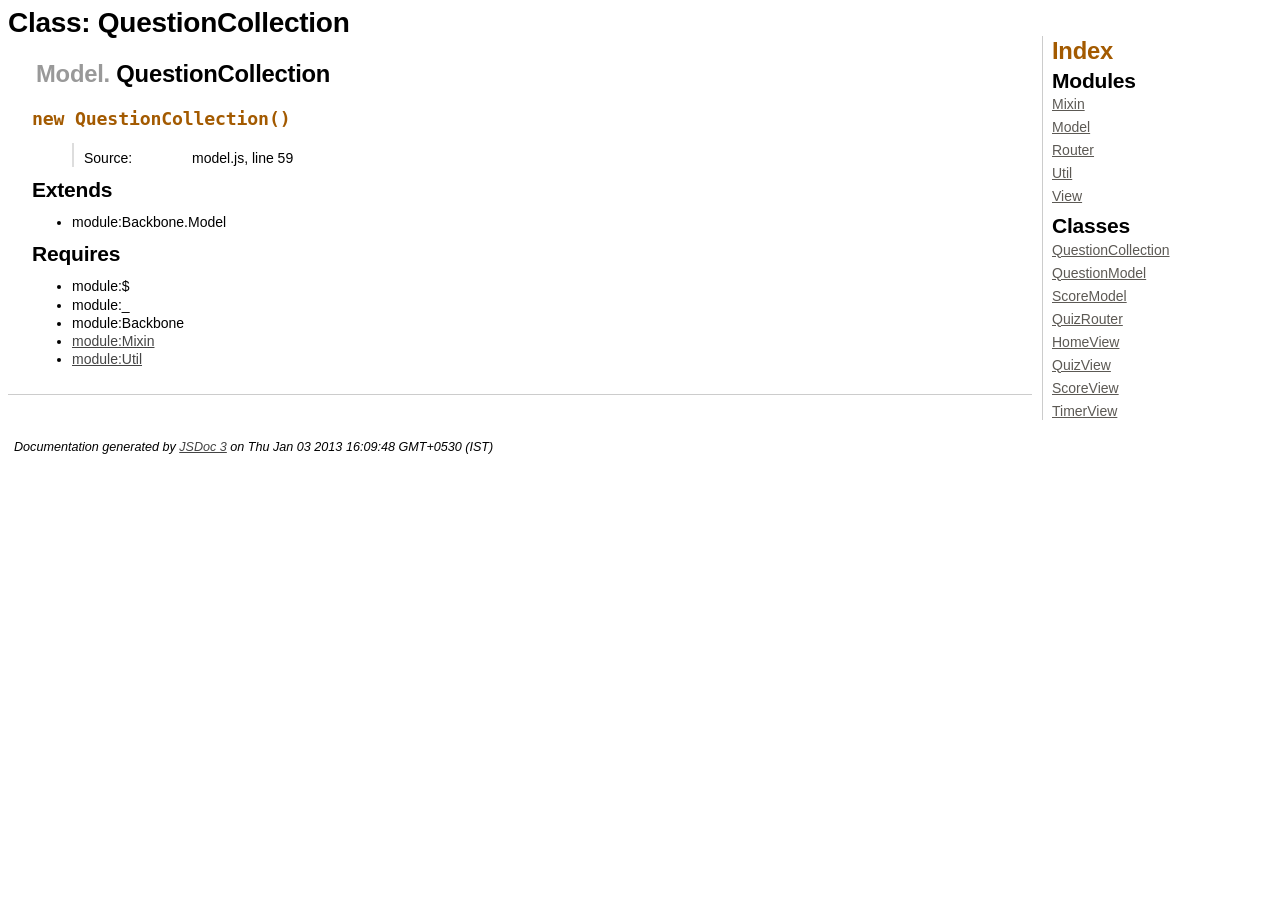
<file: documentation/module-Model.QuestionCollection.html>
<!DOCTYPE html>
<html lang="en">
<head>
    <meta charset="utf-8">
    <title>JSDoc: Class: QuestionCollection</title>
    
    <script src="scripts/prettify/prettify.js"> </script>
    <script src="scripts/prettify/lang-css.js"> </script>
    <!--[if lt IE 9]>
      <script src="//html5shiv.googlecode.com/svn/trunk/html5.js"></script>
    <![endif]-->
    <link type="text/css" rel="stylesheet" href="styles/prettify-jsdoc.css">
    <link type="text/css" rel="stylesheet" href="styles/jsdoc-default.css">
</head>

<body>

<div id="main">
    
    <h1 class="page-title">Class: QuestionCollection</h1>
    
    



<section>
    
<header>
    <h2>
        <span class="ancestors"><a href="module-Model.html">Model</a>.</span>
    
    QuestionCollection
    </h2>
    
</header>  

<article>
    <div class="container-overview">
    
    
    
        
<dt>
    <h4 class="name" id="QuestionCollection"><span class="type-signature"></span>new QuestionCollection<span class="signature">()</span><span class="type-signature"></span></h4>
    
    
</dt>
<dd>
    
    

    
    
    
    
    
    
    
<dl class="details">
    
        
	
	
	

	
	
	
	
	
	
	
	
	
	
	
	
	
	<dt class="tag-source">Source:</dt>
	<dd class="tag-source"><ul class="dummy"><li>model.js, line 59</li></ul></dd>
	
    
    
	
	
	
	
</dl>

    
    
    
    
    
    
    
    
</dd>

    
    </div>
    
    
        <h3 class="subsection-title">Extends</h3>
        
        <ul>
            <li>module:Backbone.Model</li>
        </ul>
    
    
    
    
    
        <h3 class="subsection-title">Requires</h3>
        
        <ul>
            <li>module:$</li>
        
            <li>module:_</li>
        
            <li>module:Backbone</li>
        
            <li><a href="module-Mixin.html">module:Mixin</a></li>
        
            <li><a href="module-Util.html">module:Util</a></li>
        </ul>
    
    
    
    
    
    
    
    
    
    
    
    
    
</article>

</section>  




</div>

<nav>
    <h2><a href="index.html">Index</a></h2><h3>Modules</h3><ul><li><a href="module-Mixin.html">Mixin</a></li><li><a href="module-Model.html">Model</a></li><li><a href="module-Router.html">Router</a></li><li><a href="module-Util.html">Util</a></li><li><a href="module-View.html">View</a></li></ul><h3>Classes</h3><ul><li><a href="module-Model.QuestionCollection.html">QuestionCollection</a></li><li><a href="module-Model.QuestionModel.html">QuestionModel</a></li><li><a href="module-Model.ScoreModel.html">ScoreModel</a></li><li><a href="module-Router.QuizRouter.html">QuizRouter</a></li><li><a href="module-View.HomeView.html">HomeView</a></li><li><a href="module-View.QuizView.html">QuizView</a></li><li><a href="module-View.ScoreView.html">ScoreView</a></li><li><a href="module-View.TimerView.html">TimerView</a></li></ul>
</nav>

<br clear="both">

<footer>
    Documentation generated by <a href="https://github.com/jsdoc3/jsdoc">JSDoc 3</a> on Thu Jan 03 2013 16:09:48 GMT+0530 (IST)
</footer>

<script> prettyPrint(); </script>
</body>
</html>
</file>
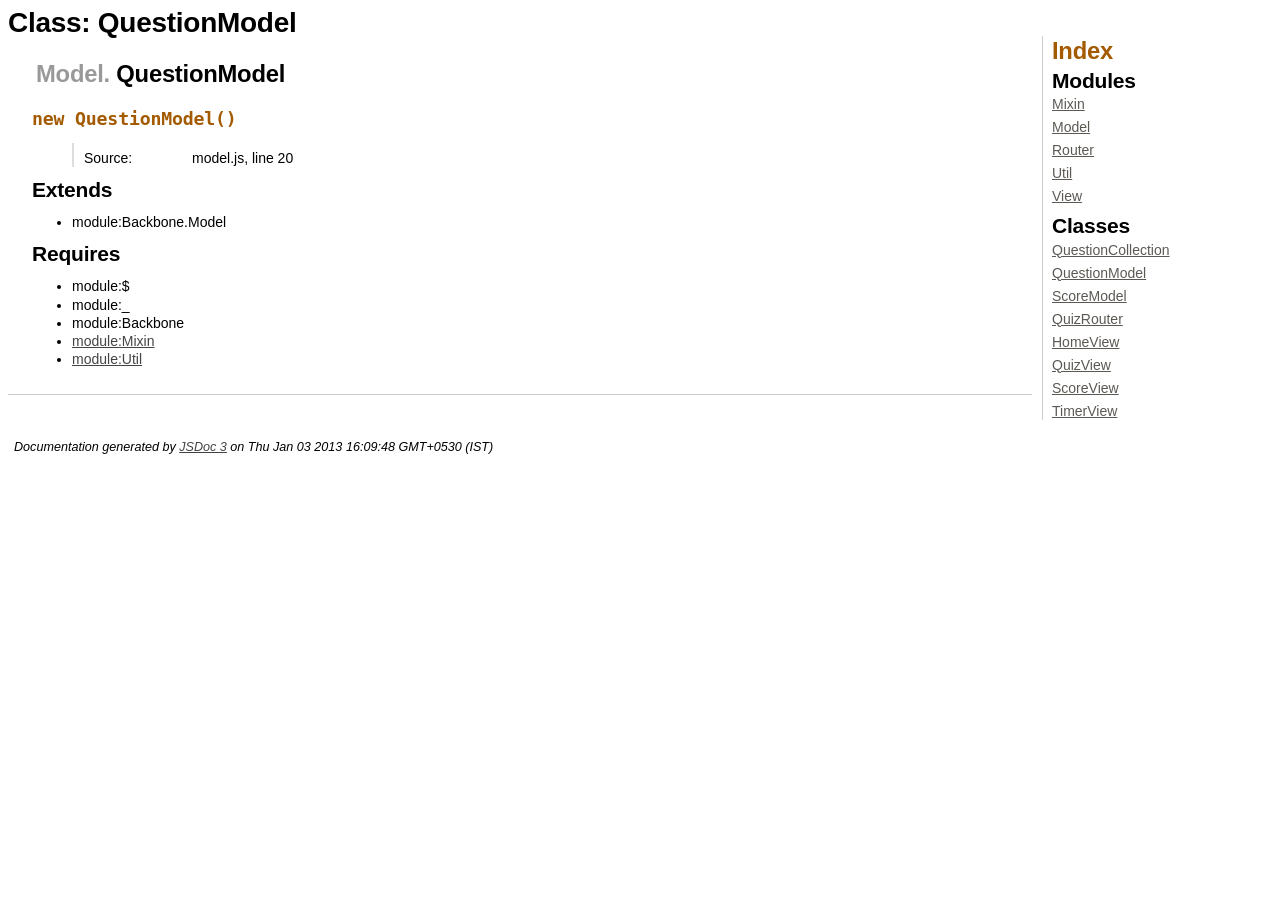
<file: documentation/module-Model.QuestionModel.html>
<!DOCTYPE html>
<html lang="en">
<head>
    <meta charset="utf-8">
    <title>JSDoc: Class: QuestionModel</title>
    
    <script src="scripts/prettify/prettify.js"> </script>
    <script src="scripts/prettify/lang-css.js"> </script>
    <!--[if lt IE 9]>
      <script src="//html5shiv.googlecode.com/svn/trunk/html5.js"></script>
    <![endif]-->
    <link type="text/css" rel="stylesheet" href="styles/prettify-jsdoc.css">
    <link type="text/css" rel="stylesheet" href="styles/jsdoc-default.css">
</head>

<body>

<div id="main">
    
    <h1 class="page-title">Class: QuestionModel</h1>
    
    



<section>
    
<header>
    <h2>
        <span class="ancestors"><a href="module-Model.html">Model</a>.</span>
    
    QuestionModel
    </h2>
    
</header>  

<article>
    <div class="container-overview">
    
    
    
        
<dt>
    <h4 class="name" id="QuestionModel"><span class="type-signature"></span>new QuestionModel<span class="signature">()</span><span class="type-signature"></span></h4>
    
    
</dt>
<dd>
    
    

    
    
    
    
    
    
    
<dl class="details">
    
        
	
	
	

	
	
	
	
	
	
	
	
	
	
	
	
	
	<dt class="tag-source">Source:</dt>
	<dd class="tag-source"><ul class="dummy"><li>model.js, line 20</li></ul></dd>
	
    
    
	
	
	
	
</dl>

    
    
    
    
    
    
    
    
</dd>

    
    </div>
    
    
        <h3 class="subsection-title">Extends</h3>
        
        <ul>
            <li>module:Backbone.Model</li>
        </ul>
    
    
    
    
    
        <h3 class="subsection-title">Requires</h3>
        
        <ul>
            <li>module:$</li>
        
            <li>module:_</li>
        
            <li>module:Backbone</li>
        
            <li><a href="module-Mixin.html">module:Mixin</a></li>
        
            <li><a href="module-Util.html">module:Util</a></li>
        </ul>
    
    
    
    
    
    
    
    
    
    
    
    
    
</article>

</section>  




</div>

<nav>
    <h2><a href="index.html">Index</a></h2><h3>Modules</h3><ul><li><a href="module-Mixin.html">Mixin</a></li><li><a href="module-Model.html">Model</a></li><li><a href="module-Router.html">Router</a></li><li><a href="module-Util.html">Util</a></li><li><a href="module-View.html">View</a></li></ul><h3>Classes</h3><ul><li><a href="module-Model.QuestionCollection.html">QuestionCollection</a></li><li><a href="module-Model.QuestionModel.html">QuestionModel</a></li><li><a href="module-Model.ScoreModel.html">ScoreModel</a></li><li><a href="module-Router.QuizRouter.html">QuizRouter</a></li><li><a href="module-View.HomeView.html">HomeView</a></li><li><a href="module-View.QuizView.html">QuizView</a></li><li><a href="module-View.ScoreView.html">ScoreView</a></li><li><a href="module-View.TimerView.html">TimerView</a></li></ul>
</nav>

<br clear="both">

<footer>
    Documentation generated by <a href="https://github.com/jsdoc3/jsdoc">JSDoc 3</a> on Thu Jan 03 2013 16:09:48 GMT+0530 (IST)
</footer>

<script> prettyPrint(); </script>
</body>
</html>
</file>
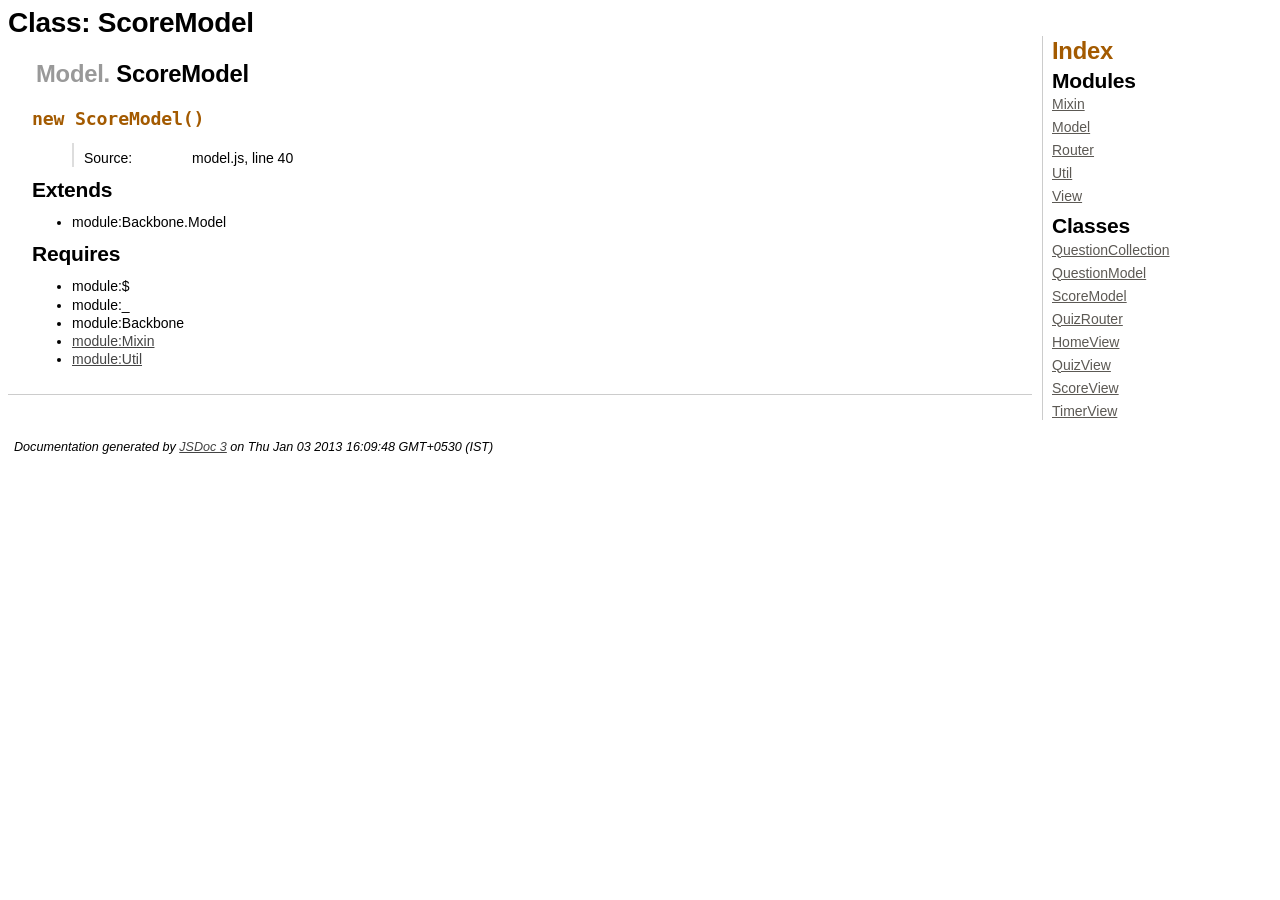
<file: documentation/module-Model.ScoreModel.html>
<!DOCTYPE html>
<html lang="en">
<head>
    <meta charset="utf-8">
    <title>JSDoc: Class: ScoreModel</title>
    
    <script src="scripts/prettify/prettify.js"> </script>
    <script src="scripts/prettify/lang-css.js"> </script>
    <!--[if lt IE 9]>
      <script src="//html5shiv.googlecode.com/svn/trunk/html5.js"></script>
    <![endif]-->
    <link type="text/css" rel="stylesheet" href="styles/prettify-jsdoc.css">
    <link type="text/css" rel="stylesheet" href="styles/jsdoc-default.css">
</head>

<body>

<div id="main">
    
    <h1 class="page-title">Class: ScoreModel</h1>
    
    



<section>
    
<header>
    <h2>
        <span class="ancestors"><a href="module-Model.html">Model</a>.</span>
    
    ScoreModel
    </h2>
    
</header>  

<article>
    <div class="container-overview">
    
    
    
        
<dt>
    <h4 class="name" id="ScoreModel"><span class="type-signature"></span>new ScoreModel<span class="signature">()</span><span class="type-signature"></span></h4>
    
    
</dt>
<dd>
    
    

    
    
    
    
    
    
    
<dl class="details">
    
        
	
	
	

	
	
	
	
	
	
	
	
	
	
	
	
	
	<dt class="tag-source">Source:</dt>
	<dd class="tag-source"><ul class="dummy"><li>model.js, line 40</li></ul></dd>
	
    
    
	
	
	
	
</dl>

    
    
    
    
    
    
    
    
</dd>

    
    </div>
    
    
        <h3 class="subsection-title">Extends</h3>
        
        <ul>
            <li>module:Backbone.Model</li>
        </ul>
    
    
    
    
    
        <h3 class="subsection-title">Requires</h3>
        
        <ul>
            <li>module:$</li>
        
            <li>module:_</li>
        
            <li>module:Backbone</li>
        
            <li><a href="module-Mixin.html">module:Mixin</a></li>
        
            <li><a href="module-Util.html">module:Util</a></li>
        </ul>
    
    
    
    
    
    
    
    
    
    
    
    
    
</article>

</section>  




</div>

<nav>
    <h2><a href="index.html">Index</a></h2><h3>Modules</h3><ul><li><a href="module-Mixin.html">Mixin</a></li><li><a href="module-Model.html">Model</a></li><li><a href="module-Router.html">Router</a></li><li><a href="module-Util.html">Util</a></li><li><a href="module-View.html">View</a></li></ul><h3>Classes</h3><ul><li><a href="module-Model.QuestionCollection.html">QuestionCollection</a></li><li><a href="module-Model.QuestionModel.html">QuestionModel</a></li><li><a href="module-Model.ScoreModel.html">ScoreModel</a></li><li><a href="module-Router.QuizRouter.html">QuizRouter</a></li><li><a href="module-View.HomeView.html">HomeView</a></li><li><a href="module-View.QuizView.html">QuizView</a></li><li><a href="module-View.ScoreView.html">ScoreView</a></li><li><a href="module-View.TimerView.html">TimerView</a></li></ul>
</nav>

<br clear="both">

<footer>
    Documentation generated by <a href="https://github.com/jsdoc3/jsdoc">JSDoc 3</a> on Thu Jan 03 2013 16:09:48 GMT+0530 (IST)
</footer>

<script> prettyPrint(); </script>
</body>
</html>
</file>
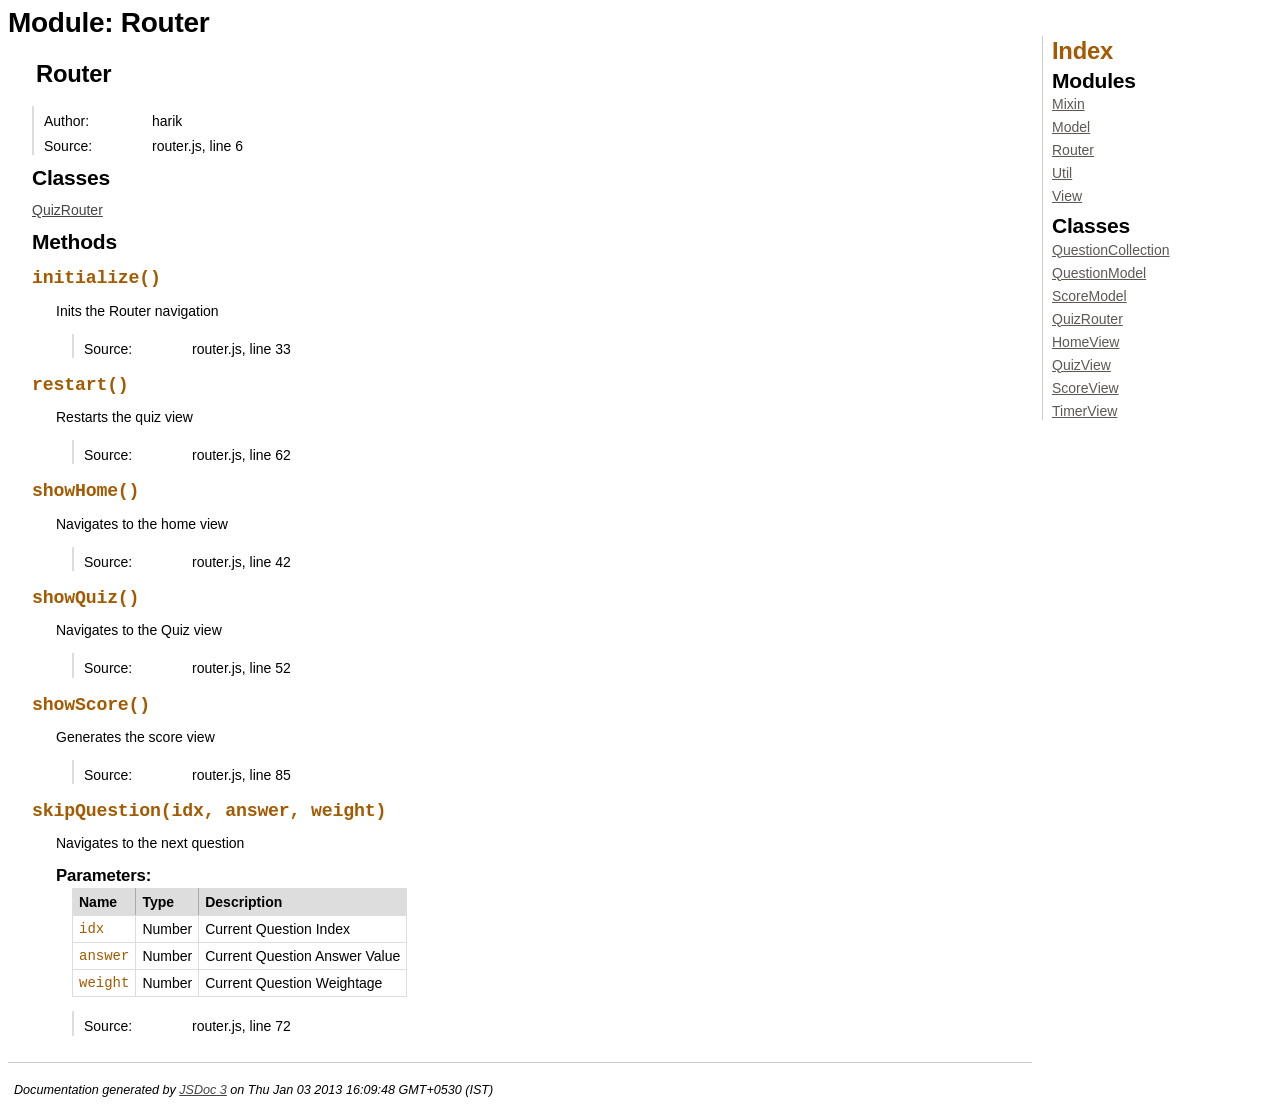
<file: documentation/module-Router.html>
<!DOCTYPE html>
<html lang="en">
<head>
    <meta charset="utf-8">
    <title>JSDoc: Module: Router</title>
    
    <script src="scripts/prettify/prettify.js"> </script>
    <script src="scripts/prettify/lang-css.js"> </script>
    <!--[if lt IE 9]>
      <script src="//html5shiv.googlecode.com/svn/trunk/html5.js"></script>
    <![endif]-->
    <link type="text/css" rel="stylesheet" href="styles/prettify-jsdoc.css">
    <link type="text/css" rel="stylesheet" href="styles/jsdoc-default.css">
</head>

<body>

<div id="main">
    
    <h1 class="page-title">Module: Router</h1>
    
    



<section>
    
<header>
    <h2>
    Router
    </h2>
    
</header>  

<article>
    <div class="container-overview">
    
    
    
        
        
        
<dl class="details">
    
        
	
	
	

	
	
	
	
	
	<dt class="tag-author">Author:</dt>
	<dd class="tag-author">
        <ul>
            <li>harik</li>
        </ul>
	</dd>
	
	
	
	
	
	
	
	
	
	<dt class="tag-source">Source:</dt>
	<dd class="tag-source"><ul class="dummy"><li>router.js, line 6</li></ul></dd>
	
    
    
	
	
	
	
</dl>

        
        
    
    </div>
    
    
    
    
    
    
    
    
        <h3 class="subsection-title">Classes</h3>
        
        <dl>
            <dt><a href="module-Router.QuizRouter.html">QuizRouter</a></dt>
            <dd></dd>
        </dl>
    
    
    
    
    
    
    
        <h3 class="subsection-title">Methods</h3>
        
        <dl>
            
<dt>
    <h4 class="name" id="initialize"><span class="type-signature"></span>initialize<span class="signature">()</span><span class="type-signature"></span></h4>
    
    
</dt>
<dd>
    
    
    <div class="description">
        Inits the Router navigation
    </div>
    

    
    
    
    
    
    
    
<dl class="details">
    
        
	
	
	

	
	
	
	
	
	
	
	
	
	
	
	
	
	<dt class="tag-source">Source:</dt>
	<dd class="tag-source"><ul class="dummy"><li>router.js, line 33</li></ul></dd>
	
    
    
	
	
	
	
</dl>

    
    
    
    
    
    
    
    
</dd>

        
            
<dt>
    <h4 class="name" id="restart"><span class="type-signature"></span>restart<span class="signature">()</span><span class="type-signature"></span></h4>
    
    
</dt>
<dd>
    
    
    <div class="description">
        Restarts the quiz view
    </div>
    

    
    
    
    
    
    
    
<dl class="details">
    
        
	
	
	

	
	
	
	
	
	
	
	
	
	
	
	
	
	<dt class="tag-source">Source:</dt>
	<dd class="tag-source"><ul class="dummy"><li>router.js, line 62</li></ul></dd>
	
    
    
	
	
	
	
</dl>

    
    
    
    
    
    
    
    
</dd>

        
            
<dt>
    <h4 class="name" id="showHome"><span class="type-signature"></span>showHome<span class="signature">()</span><span class="type-signature"></span></h4>
    
    
</dt>
<dd>
    
    
    <div class="description">
        Navigates to the home view
    </div>
    

    
    
    
    
    
    
    
<dl class="details">
    
        
	
	
	

	
	
	
	
	
	
	
	
	
	
	
	
	
	<dt class="tag-source">Source:</dt>
	<dd class="tag-source"><ul class="dummy"><li>router.js, line 42</li></ul></dd>
	
    
    
	
	
	
	
</dl>

    
    
    
    
    
    
    
    
</dd>

        
            
<dt>
    <h4 class="name" id="showQuiz"><span class="type-signature"></span>showQuiz<span class="signature">()</span><span class="type-signature"></span></h4>
    
    
</dt>
<dd>
    
    
    <div class="description">
        Navigates to the Quiz view
    </div>
    

    
    
    
    
    
    
    
<dl class="details">
    
        
	
	
	

	
	
	
	
	
	
	
	
	
	
	
	
	
	<dt class="tag-source">Source:</dt>
	<dd class="tag-source"><ul class="dummy"><li>router.js, line 52</li></ul></dd>
	
    
    
	
	
	
	
</dl>

    
    
    
    
    
    
    
    
</dd>

        
            
<dt>
    <h4 class="name" id="showScore"><span class="type-signature"></span>showScore<span class="signature">()</span><span class="type-signature"></span></h4>
    
    
</dt>
<dd>
    
    
    <div class="description">
        Generates the score view
    </div>
    

    
    
    
    
    
    
    
<dl class="details">
    
        
	
	
	

	
	
	
	
	
	
	
	
	
	
	
	
	
	<dt class="tag-source">Source:</dt>
	<dd class="tag-source"><ul class="dummy"><li>router.js, line 85</li></ul></dd>
	
    
    
	
	
	
	
</dl>

    
    
    
    
    
    
    
    
</dd>

        
            
<dt>
    <h4 class="name" id="skipQuestion"><span class="type-signature"></span>skipQuestion<span class="signature">(idx, answer, weight)</span><span class="type-signature"></span></h4>
    
    
</dt>
<dd>
    
    
    <div class="description">
        Navigates to the next question
    </div>
    

    
    
    
    
    
        <h5>Parameters:</h5>
        

<table class="params">
    <thead>
	<tr>
		
		<th>Name</th>
		
		
		<th>Type</th>
		
		
		
		
		
		<th class="last">Description</th>
	</tr>
	</thead>
	
	<tbody>
	
	
        <tr>
            
                <td class="name"><code>idx</code></td>
            
            
            <td class="type">
            
                
<span class="param-type">Number</span>


            
            </td>
            
            
            
            
            
            <td class="description last">Current Question Index</td>
        </tr>
	
	
	
        <tr>
            
                <td class="name"><code>answer</code></td>
            
            
            <td class="type">
            
                
<span class="param-type">Number</span>


            
            </td>
            
            
            
            
            
            <td class="description last">Current Question Answer Value</td>
        </tr>
	
	
	
        <tr>
            
                <td class="name"><code>weight</code></td>
            
            
            <td class="type">
            
                
<span class="param-type">Number</span>


            
            </td>
            
            
            
            
            
            <td class="description last">Current Question Weightage</td>
        </tr>
	
	
	</tbody>
</table>
    
    
    
<dl class="details">
    
        
	
	
	

	
	
	
	
	
	
	
	
	
	
	
	
	
	<dt class="tag-source">Source:</dt>
	<dd class="tag-source"><ul class="dummy"><li>router.js, line 72</li></ul></dd>
	
    
    
	
	
	
	
</dl>

    
    
    
    
    
    
    
    
</dd>

        </dl>
    
    
    
    
    
</article>

</section>  




</div>

<nav>
    <h2><a href="index.html">Index</a></h2><h3>Modules</h3><ul><li><a href="module-Mixin.html">Mixin</a></li><li><a href="module-Model.html">Model</a></li><li><a href="module-Router.html">Router</a></li><li><a href="module-Util.html">Util</a></li><li><a href="module-View.html">View</a></li></ul><h3>Classes</h3><ul><li><a href="module-Model.QuestionCollection.html">QuestionCollection</a></li><li><a href="module-Model.QuestionModel.html">QuestionModel</a></li><li><a href="module-Model.ScoreModel.html">ScoreModel</a></li><li><a href="module-Router.QuizRouter.html">QuizRouter</a></li><li><a href="module-View.HomeView.html">HomeView</a></li><li><a href="module-View.QuizView.html">QuizView</a></li><li><a href="module-View.ScoreView.html">ScoreView</a></li><li><a href="module-View.TimerView.html">TimerView</a></li></ul>
</nav>

<br clear="both">

<footer>
    Documentation generated by <a href="https://github.com/jsdoc3/jsdoc">JSDoc 3</a> on Thu Jan 03 2013 16:09:48 GMT+0530 (IST)
</footer>

<script> prettyPrint(); </script>
</body>
</html>
</file>
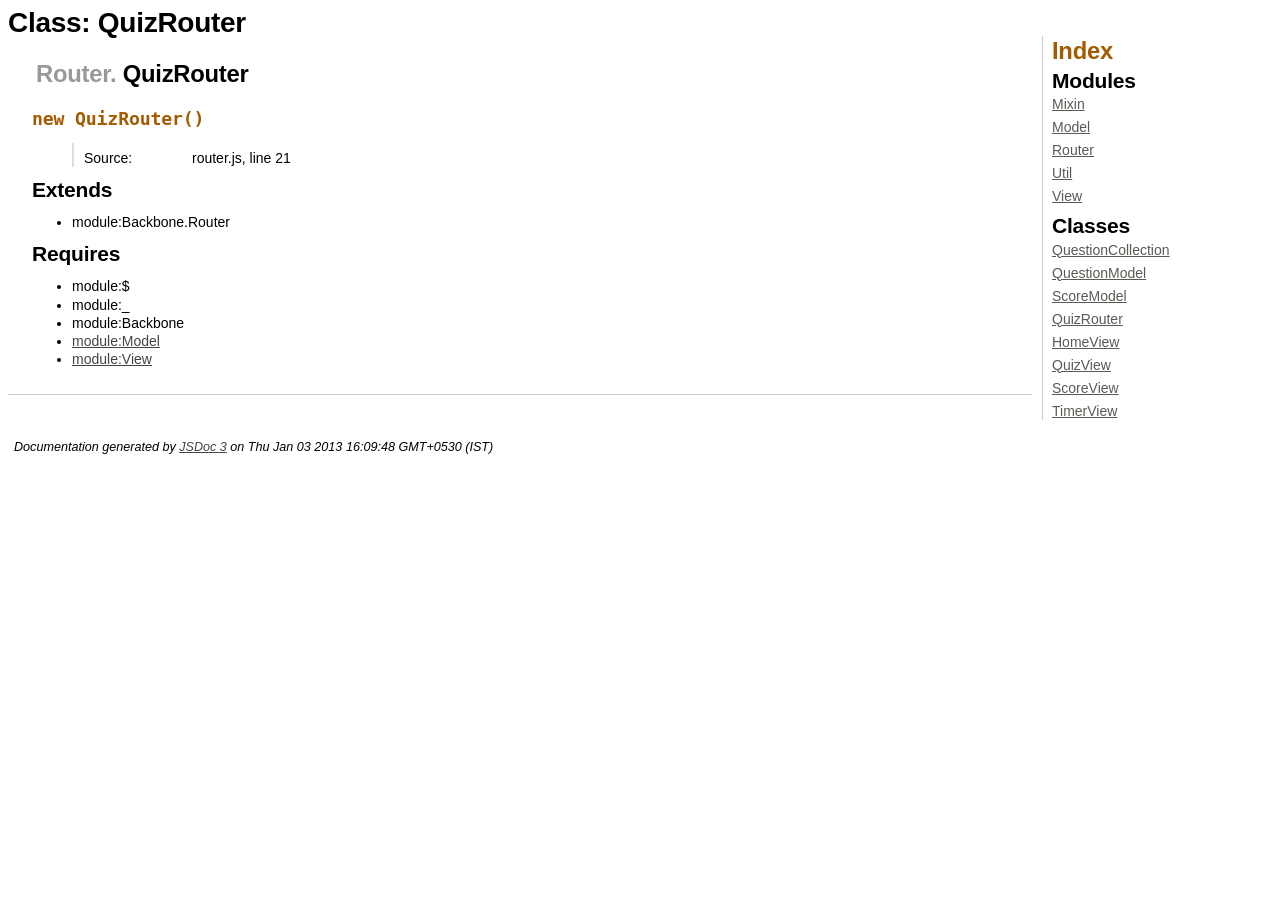
<file: documentation/module-Router.QuizRouter.html>
<!DOCTYPE html>
<html lang="en">
<head>
    <meta charset="utf-8">
    <title>JSDoc: Class: QuizRouter</title>
    
    <script src="scripts/prettify/prettify.js"> </script>
    <script src="scripts/prettify/lang-css.js"> </script>
    <!--[if lt IE 9]>
      <script src="//html5shiv.googlecode.com/svn/trunk/html5.js"></script>
    <![endif]-->
    <link type="text/css" rel="stylesheet" href="styles/prettify-jsdoc.css">
    <link type="text/css" rel="stylesheet" href="styles/jsdoc-default.css">
</head>

<body>

<div id="main">
    
    <h1 class="page-title">Class: QuizRouter</h1>
    
    



<section>
    
<header>
    <h2>
        <span class="ancestors"><a href="module-Router.html">Router</a>.</span>
    
    QuizRouter
    </h2>
    
</header>  

<article>
    <div class="container-overview">
    
    
    
        
<dt>
    <h4 class="name" id="QuizRouter"><span class="type-signature"></span>new QuizRouter<span class="signature">()</span><span class="type-signature"></span></h4>
    
    
</dt>
<dd>
    
    

    
    
    
    
    
    
    
<dl class="details">
    
        
	
	
	

	
	
	
	
	
	
	
	
	
	
	
	
	
	<dt class="tag-source">Source:</dt>
	<dd class="tag-source"><ul class="dummy"><li>router.js, line 21</li></ul></dd>
	
    
    
	
	
	
	
</dl>

    
    
    
    
    
    
    
    
</dd>

    
    </div>
    
    
        <h3 class="subsection-title">Extends</h3>
        
        <ul>
            <li>module:Backbone.Router</li>
        </ul>
    
    
    
    
    
        <h3 class="subsection-title">Requires</h3>
        
        <ul>
            <li>module:$</li>
        
            <li>module:_</li>
        
            <li>module:Backbone</li>
        
            <li><a href="module-Model.html">module:Model</a></li>
        
            <li><a href="module-View.html">module:View</a></li>
        </ul>
    
    
    
    
    
    
    
    
    
    
    
    
    
</article>

</section>  




</div>

<nav>
    <h2><a href="index.html">Index</a></h2><h3>Modules</h3><ul><li><a href="module-Mixin.html">Mixin</a></li><li><a href="module-Model.html">Model</a></li><li><a href="module-Router.html">Router</a></li><li><a href="module-Util.html">Util</a></li><li><a href="module-View.html">View</a></li></ul><h3>Classes</h3><ul><li><a href="module-Model.QuestionCollection.html">QuestionCollection</a></li><li><a href="module-Model.QuestionModel.html">QuestionModel</a></li><li><a href="module-Model.ScoreModel.html">ScoreModel</a></li><li><a href="module-Router.QuizRouter.html">QuizRouter</a></li><li><a href="module-View.HomeView.html">HomeView</a></li><li><a href="module-View.QuizView.html">QuizView</a></li><li><a href="module-View.ScoreView.html">ScoreView</a></li><li><a href="module-View.TimerView.html">TimerView</a></li></ul>
</nav>

<br clear="both">

<footer>
    Documentation generated by <a href="https://github.com/jsdoc3/jsdoc">JSDoc 3</a> on Thu Jan 03 2013 16:09:48 GMT+0530 (IST)
</footer>

<script> prettyPrint(); </script>
</body>
</html>
</file>
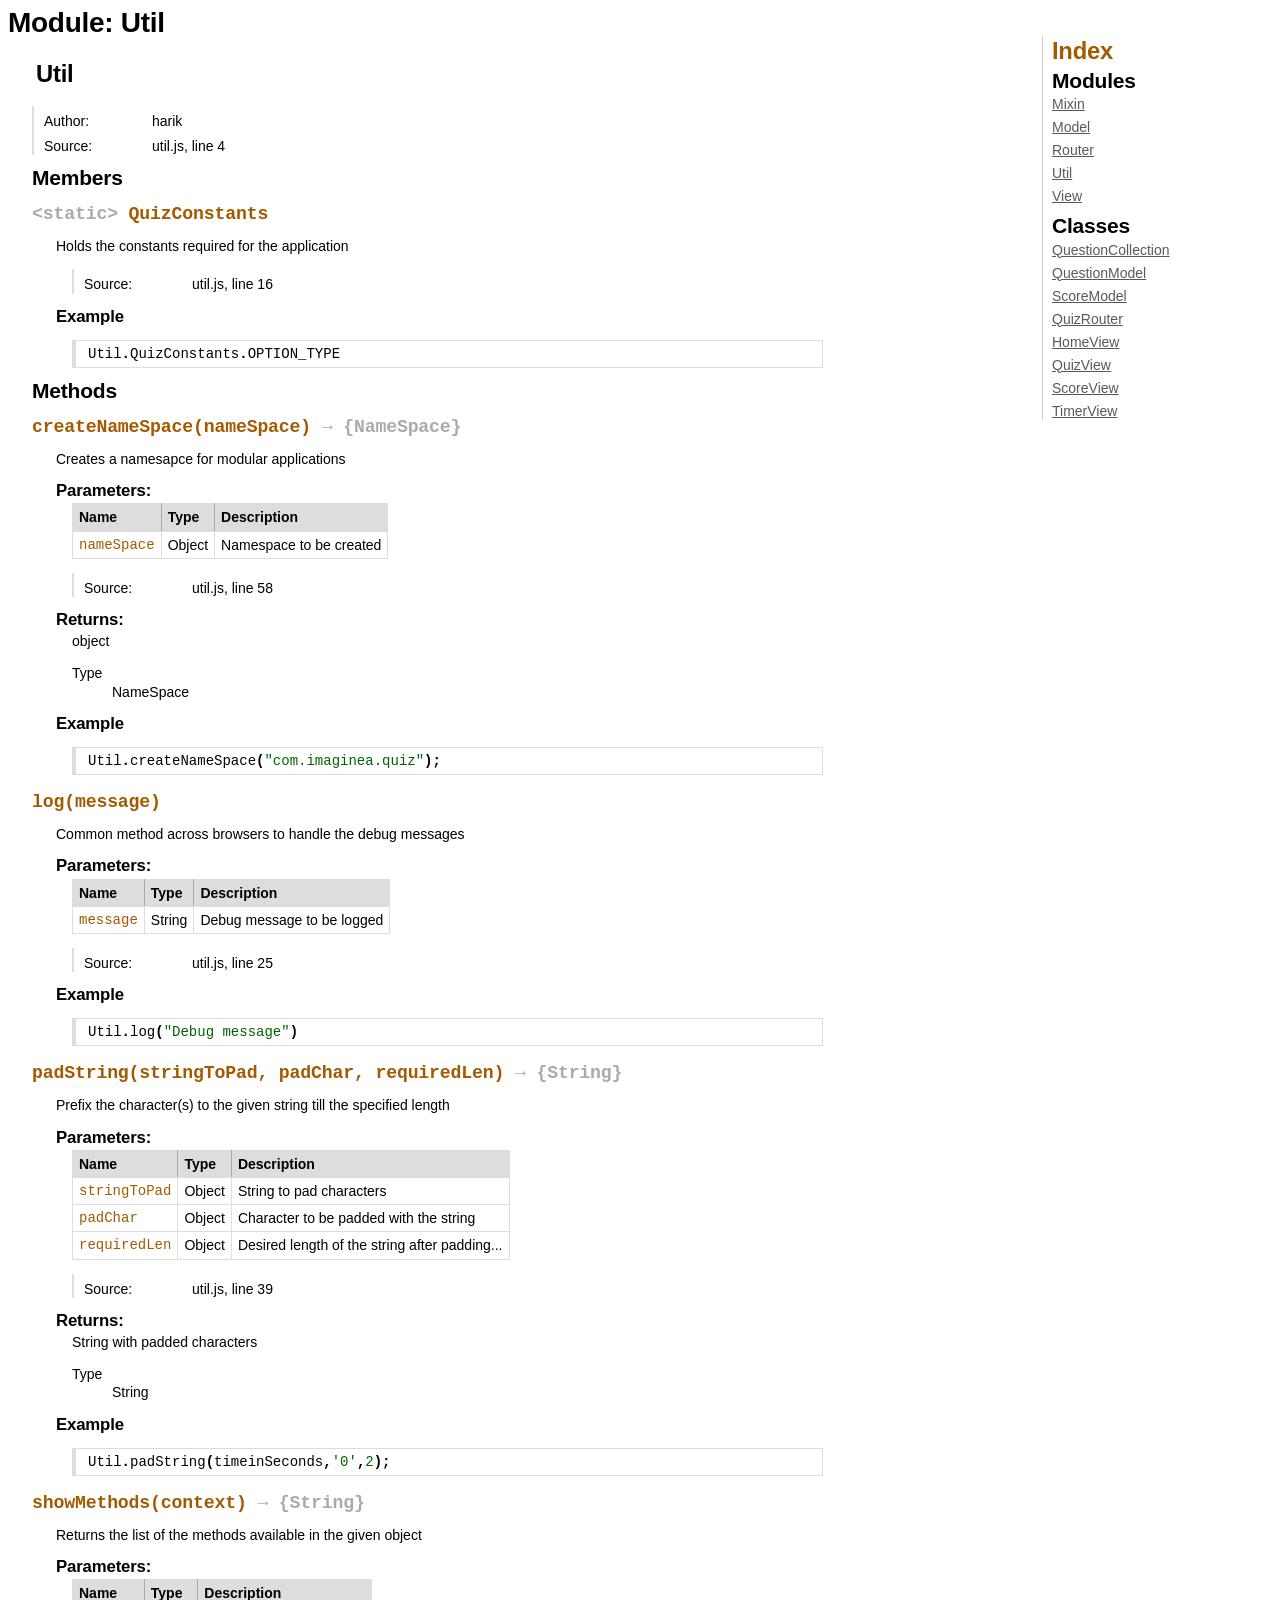
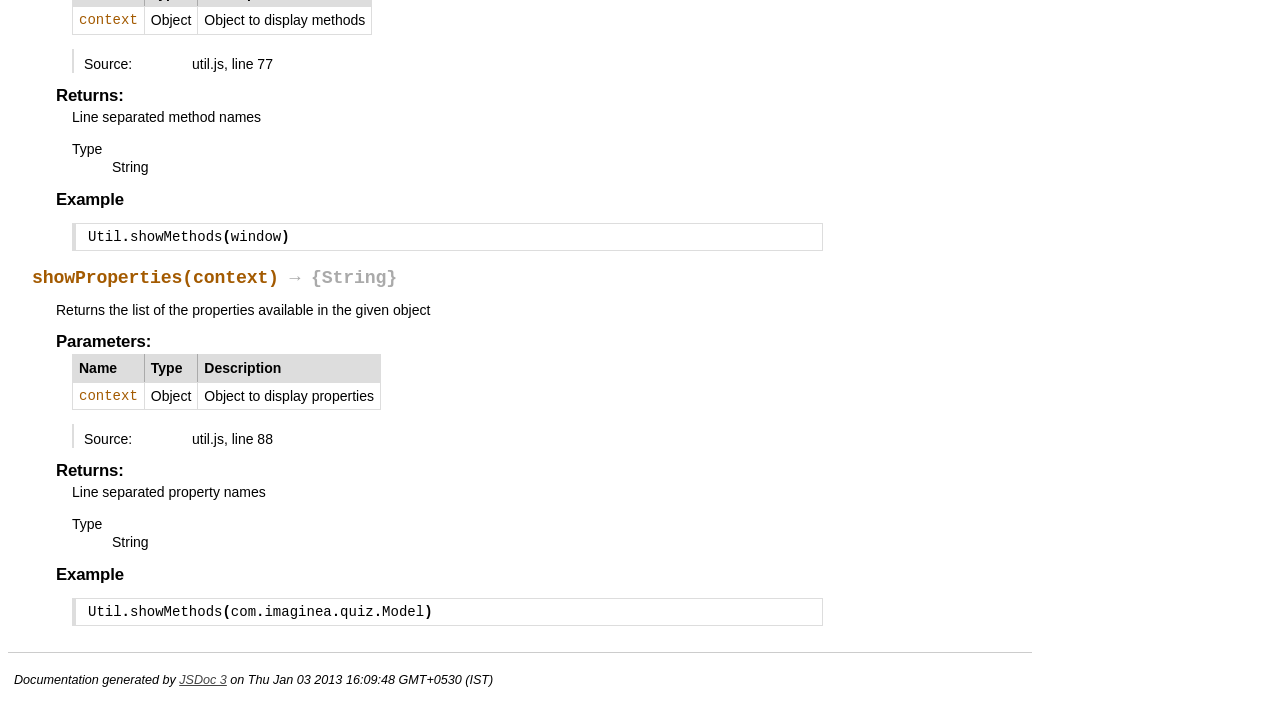
<file: documentation/module-Util.html>
<!DOCTYPE html>
<html lang="en">
<head>
    <meta charset="utf-8">
    <title>JSDoc: Module: Util</title>
    
    <script src="scripts/prettify/prettify.js"> </script>
    <script src="scripts/prettify/lang-css.js"> </script>
    <!--[if lt IE 9]>
      <script src="//html5shiv.googlecode.com/svn/trunk/html5.js"></script>
    <![endif]-->
    <link type="text/css" rel="stylesheet" href="styles/prettify-jsdoc.css">
    <link type="text/css" rel="stylesheet" href="styles/jsdoc-default.css">
</head>

<body>

<div id="main">
    
    <h1 class="page-title">Module: Util</h1>
    
    



<section>
    
<header>
    <h2>
    Util
    </h2>
    
</header>  

<article>
    <div class="container-overview">
    
    
    
        
        
        
<dl class="details">
    
        
	
	
	

	
	
	
	
	
	<dt class="tag-author">Author:</dt>
	<dd class="tag-author">
        <ul>
            <li>harik</li>
        </ul>
	</dd>
	
	
	
	
	
	
	
	
	
	<dt class="tag-source">Source:</dt>
	<dd class="tag-source"><ul class="dummy"><li>util.js, line 4</li></ul></dd>
	
    
    
	
	
	
	
</dl>

        
        
    
    </div>
    
    
    
    
    
    
    
    
    
    
    
    
        <h3 class="subsection-title">Members</h3>
        
        <dl>
            
<dt>
    <h4 class="name" id="QuizConstants"><span class="type-signature">&lt;static> </span>QuizConstants<span class="type-signature"></span></h4>
    
    
</dt>
<dd>
    
    <div class="description">
        Holds the constants required for the application
    </div>
    
    
    
<dl class="details">
    
        
	
	
	

	
	
	
	
	
	
	
	
	
	
	
	
	
	<dt class="tag-source">Source:</dt>
	<dd class="tag-source"><ul class="dummy"><li>util.js, line 16</li></ul></dd>
	
    
    
	
	
	
	
</dl>

    
    
        <h5>Example</h5>
        
    <pre class="prettyprint"><code>Util.QuizConstants.OPTION_TYPE</code></pre>

    
</dd>

        </dl>
    
    
    
        <h3 class="subsection-title">Methods</h3>
        
        <dl>
            
<dt>
    <h4 class="name" id="createNameSpace"><span class="type-signature"></span>createNameSpace<span class="signature">(nameSpace)</span><span class="type-signature"> &rarr; {NameSpace}</span></h4>
    
    
</dt>
<dd>
    
    
    <div class="description">
        Creates a namesapce for modular applications
    </div>
    

    
    
    
    
    
        <h5>Parameters:</h5>
        

<table class="params">
    <thead>
	<tr>
		
		<th>Name</th>
		
		
		<th>Type</th>
		
		
		
		
		
		<th class="last">Description</th>
	</tr>
	</thead>
	
	<tbody>
	
	
        <tr>
            
                <td class="name"><code>nameSpace</code></td>
            
            
            <td class="type">
            
                
<span class="param-type">Object</span>


            
            </td>
            
            
            
            
            
            <td class="description last">Namespace to be created</td>
        </tr>
	
	
	</tbody>
</table>
    
    
    
<dl class="details">
    
        
	
	
	

	
	
	
	
	
	
	
	
	
	
	
	
	
	<dt class="tag-source">Source:</dt>
	<dd class="tag-source"><ul class="dummy"><li>util.js, line 58</li></ul></dd>
	
    
    
	
	
	
	
</dl>

    
    
    
    
    
    
    <h5>Returns:</h5>
    
            
<div class="param-desc">
    object
</div>



<dl>
	<dt>
		Type
	</dt>
	<dd>
		
<span class="param-type">NameSpace</span>


	</dd>
</dl>

        
    
    
        <h5>Example</h5>
        
    <pre class="prettyprint"><code>Util.createNameSpace("com.imaginea.quiz");</code></pre>

    
</dd>

        
            
<dt>
    <h4 class="name" id="log"><span class="type-signature"></span>log<span class="signature">(message)</span><span class="type-signature"></span></h4>
    
    
</dt>
<dd>
    
    
    <div class="description">
        Common method across browsers to handle the debug messages
    </div>
    

    
    
    
    
    
        <h5>Parameters:</h5>
        

<table class="params">
    <thead>
	<tr>
		
		<th>Name</th>
		
		
		<th>Type</th>
		
		
		
		
		
		<th class="last">Description</th>
	</tr>
	</thead>
	
	<tbody>
	
	
        <tr>
            
                <td class="name"><code>message</code></td>
            
            
            <td class="type">
            
                
<span class="param-type">String</span>


            
            </td>
            
            
            
            
            
            <td class="description last">Debug message to be logged</td>
        </tr>
	
	
	</tbody>
</table>
    
    
    
<dl class="details">
    
        
	
	
	

	
	
	
	
	
	
	
	
	
	
	
	
	
	<dt class="tag-source">Source:</dt>
	<dd class="tag-source"><ul class="dummy"><li>util.js, line 25</li></ul></dd>
	
    
    
	
	
	
	
</dl>

    
    
    
    
    
    
    
    
        <h5>Example</h5>
        
    <pre class="prettyprint"><code>Util.log("Debug message")</code></pre>

    
</dd>

        
            
<dt>
    <h4 class="name" id="padString"><span class="type-signature"></span>padString<span class="signature">(stringToPad, padChar, requiredLen)</span><span class="type-signature"> &rarr; {String}</span></h4>
    
    
</dt>
<dd>
    
    
    <div class="description">
        Prefix the character(s) to the given string till the specified length
    </div>
    

    
    
    
    
    
        <h5>Parameters:</h5>
        

<table class="params">
    <thead>
	<tr>
		
		<th>Name</th>
		
		
		<th>Type</th>
		
		
		
		
		
		<th class="last">Description</th>
	</tr>
	</thead>
	
	<tbody>
	
	
        <tr>
            
                <td class="name"><code>stringToPad</code></td>
            
            
            <td class="type">
            
                
<span class="param-type">Object</span>


            
            </td>
            
            
            
            
            
            <td class="description last">String to pad characters</td>
        </tr>
	
	
	
        <tr>
            
                <td class="name"><code>padChar</code></td>
            
            
            <td class="type">
            
                
<span class="param-type">Object</span>


            
            </td>
            
            
            
            
            
            <td class="description last">Character to be padded with the string</td>
        </tr>
	
	
	
        <tr>
            
                <td class="name"><code>requiredLen</code></td>
            
            
            <td class="type">
            
                
<span class="param-type">Object</span>


            
            </td>
            
            
            
            
            
            <td class="description last">Desired length of the string after padding...</td>
        </tr>
	
	
	</tbody>
</table>
    
    
    
<dl class="details">
    
        
	
	
	

	
	
	
	
	
	
	
	
	
	
	
	
	
	<dt class="tag-source">Source:</dt>
	<dd class="tag-source"><ul class="dummy"><li>util.js, line 39</li></ul></dd>
	
    
    
	
	
	
	
</dl>

    
    
    
    
    
    
    <h5>Returns:</h5>
    
            
<div class="param-desc">
    String with padded characters
</div>



<dl>
	<dt>
		Type
	</dt>
	<dd>
		
<span class="param-type">String</span>


	</dd>
</dl>

        
    
    
        <h5>Example</h5>
        
    <pre class="prettyprint"><code>Util.padString(timeinSeconds,'0',2);</code></pre>

    
</dd>

        
            
<dt>
    <h4 class="name" id="showMethods"><span class="type-signature"></span>showMethods<span class="signature">(context)</span><span class="type-signature"> &rarr; {String}</span></h4>
    
    
</dt>
<dd>
    
    
    <div class="description">
        Returns the list of the methods available in the given object
    </div>
    

    
    
    
    
    
        <h5>Parameters:</h5>
        

<table class="params">
    <thead>
	<tr>
		
		<th>Name</th>
		
		
		<th>Type</th>
		
		
		
		
		
		<th class="last">Description</th>
	</tr>
	</thead>
	
	<tbody>
	
	
        <tr>
            
                <td class="name"><code>context</code></td>
            
            
            <td class="type">
            
                
<span class="param-type">Object</span>


            
            </td>
            
            
            
            
            
            <td class="description last">Object to display methods</td>
        </tr>
	
	
	</tbody>
</table>
    
    
    
<dl class="details">
    
        
	
	
	

	
	
	
	
	
	
	
	
	
	
	
	
	
	<dt class="tag-source">Source:</dt>
	<dd class="tag-source"><ul class="dummy"><li>util.js, line 77</li></ul></dd>
	
    
    
	
	
	
	
</dl>

    
    
    
    
    
    
    <h5>Returns:</h5>
    
            
<div class="param-desc">
    Line separated method names
</div>



<dl>
	<dt>
		Type
	</dt>
	<dd>
		
<span class="param-type">String</span>


	</dd>
</dl>

        
    
    
        <h5>Example</h5>
        
    <pre class="prettyprint"><code>Util.showMethods(window)</code></pre>

    
</dd>

        
            
<dt>
    <h4 class="name" id="showProperties"><span class="type-signature"></span>showProperties<span class="signature">(context)</span><span class="type-signature"> &rarr; {String}</span></h4>
    
    
</dt>
<dd>
    
    
    <div class="description">
        Returns the list of the properties available in the given object
    </div>
    

    
    
    
    
    
        <h5>Parameters:</h5>
        

<table class="params">
    <thead>
	<tr>
		
		<th>Name</th>
		
		
		<th>Type</th>
		
		
		
		
		
		<th class="last">Description</th>
	</tr>
	</thead>
	
	<tbody>
	
	
        <tr>
            
                <td class="name"><code>context</code></td>
            
            
            <td class="type">
            
                
<span class="param-type">Object</span>


            
            </td>
            
            
            
            
            
            <td class="description last">Object to display properties</td>
        </tr>
	
	
	</tbody>
</table>
    
    
    
<dl class="details">
    
        
	
	
	

	
	
	
	
	
	
	
	
	
	
	
	
	
	<dt class="tag-source">Source:</dt>
	<dd class="tag-source"><ul class="dummy"><li>util.js, line 88</li></ul></dd>
	
    
    
	
	
	
	
</dl>

    
    
    
    
    
    
    <h5>Returns:</h5>
    
            
<div class="param-desc">
    Line separated property names
</div>



<dl>
	<dt>
		Type
	</dt>
	<dd>
		
<span class="param-type">String</span>


	</dd>
</dl>

        
    
    
        <h5>Example</h5>
        
    <pre class="prettyprint"><code>Util.showMethods(com.imaginea.quiz.Model)</code></pre>

    
</dd>

        </dl>
    
    
    
    
    
</article>

</section>  




</div>

<nav>
    <h2><a href="index.html">Index</a></h2><h3>Modules</h3><ul><li><a href="module-Mixin.html">Mixin</a></li><li><a href="module-Model.html">Model</a></li><li><a href="module-Router.html">Router</a></li><li><a href="module-Util.html">Util</a></li><li><a href="module-View.html">View</a></li></ul><h3>Classes</h3><ul><li><a href="module-Model.QuestionCollection.html">QuestionCollection</a></li><li><a href="module-Model.QuestionModel.html">QuestionModel</a></li><li><a href="module-Model.ScoreModel.html">ScoreModel</a></li><li><a href="module-Router.QuizRouter.html">QuizRouter</a></li><li><a href="module-View.HomeView.html">HomeView</a></li><li><a href="module-View.QuizView.html">QuizView</a></li><li><a href="module-View.ScoreView.html">ScoreView</a></li><li><a href="module-View.TimerView.html">TimerView</a></li></ul>
</nav>

<br clear="both">

<footer>
    Documentation generated by <a href="https://github.com/jsdoc3/jsdoc">JSDoc 3</a> on Thu Jan 03 2013 16:09:48 GMT+0530 (IST)
</footer>

<script> prettyPrint(); </script>
</body>
</html>
</file>
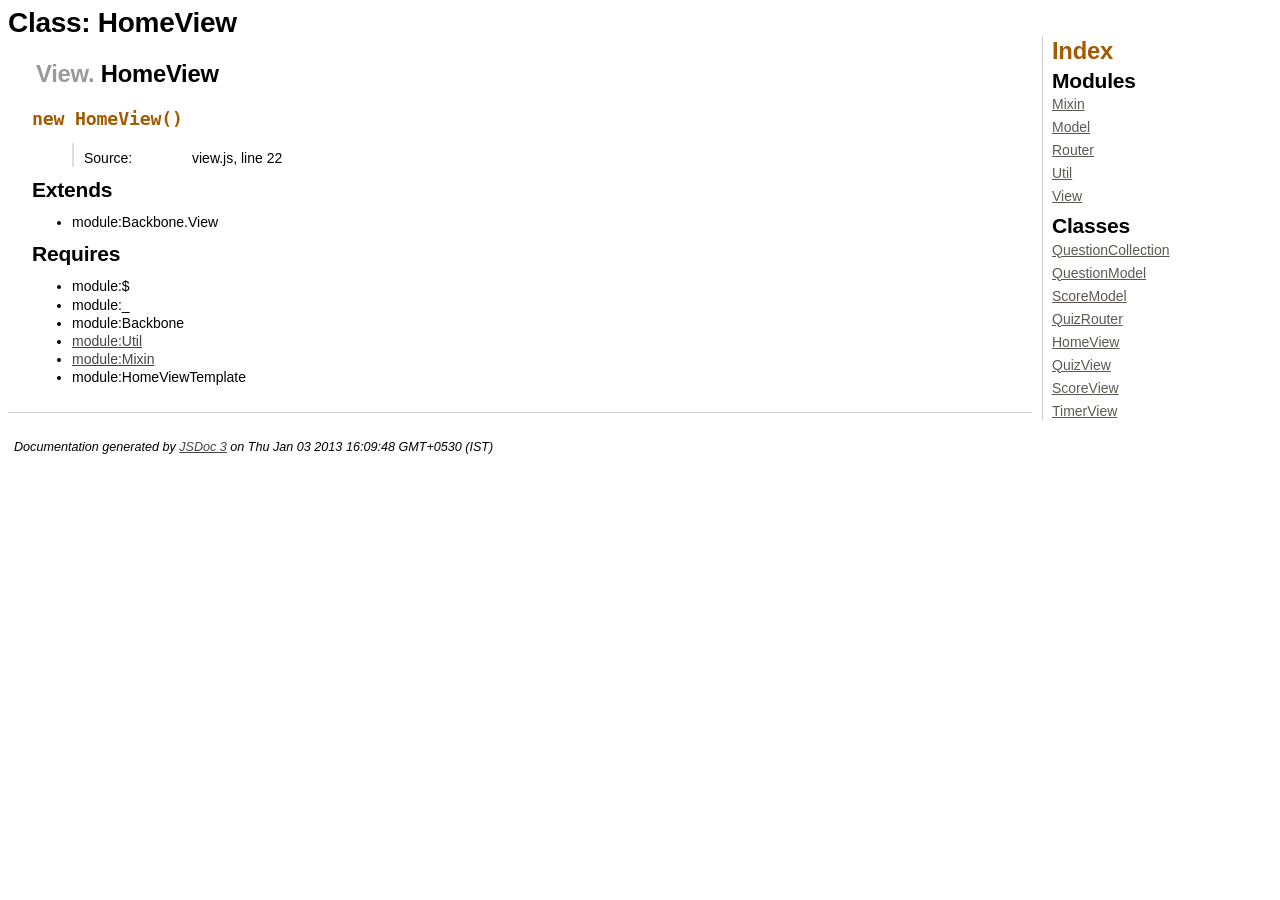
<file: documentation/module-View.HomeView.html>
<!DOCTYPE html>
<html lang="en">
<head>
    <meta charset="utf-8">
    <title>JSDoc: Class: HomeView</title>
    
    <script src="scripts/prettify/prettify.js"> </script>
    <script src="scripts/prettify/lang-css.js"> </script>
    <!--[if lt IE 9]>
      <script src="//html5shiv.googlecode.com/svn/trunk/html5.js"></script>
    <![endif]-->
    <link type="text/css" rel="stylesheet" href="styles/prettify-jsdoc.css">
    <link type="text/css" rel="stylesheet" href="styles/jsdoc-default.css">
</head>

<body>

<div id="main">
    
    <h1 class="page-title">Class: HomeView</h1>
    
    



<section>
    
<header>
    <h2>
        <span class="ancestors"><a href="module-View.html">View</a>.</span>
    
    HomeView
    </h2>
    
</header>  

<article>
    <div class="container-overview">
    
    
    
        
<dt>
    <h4 class="name" id="HomeView"><span class="type-signature"></span>new HomeView<span class="signature">()</span><span class="type-signature"></span></h4>
    
    
</dt>
<dd>
    
    

    
    
    
    
    
    
    
<dl class="details">
    
        
	
	
	

	
	
	
	
	
	
	
	
	
	
	
	
	
	<dt class="tag-source">Source:</dt>
	<dd class="tag-source"><ul class="dummy"><li>view.js, line 22</li></ul></dd>
	
    
    
	
	
	
	
</dl>

    
    
    
    
    
    
    
    
</dd>

    
    </div>
    
    
        <h3 class="subsection-title">Extends</h3>
        
        <ul>
            <li>module:Backbone.View</li>
        </ul>
    
    
    
    
    
        <h3 class="subsection-title">Requires</h3>
        
        <ul>
            <li>module:$</li>
        
            <li>module:_</li>
        
            <li>module:Backbone</li>
        
            <li><a href="module-Util.html">module:Util</a></li>
        
            <li><a href="module-Mixin.html">module:Mixin</a></li>
        
            <li>module:HomeViewTemplate</li>
        </ul>
    
    
    
    
    
    
    
    
    
    
    
    
    
</article>

</section>  




</div>

<nav>
    <h2><a href="index.html">Index</a></h2><h3>Modules</h3><ul><li><a href="module-Mixin.html">Mixin</a></li><li><a href="module-Model.html">Model</a></li><li><a href="module-Router.html">Router</a></li><li><a href="module-Util.html">Util</a></li><li><a href="module-View.html">View</a></li></ul><h3>Classes</h3><ul><li><a href="module-Model.QuestionCollection.html">QuestionCollection</a></li><li><a href="module-Model.QuestionModel.html">QuestionModel</a></li><li><a href="module-Model.ScoreModel.html">ScoreModel</a></li><li><a href="module-Router.QuizRouter.html">QuizRouter</a></li><li><a href="module-View.HomeView.html">HomeView</a></li><li><a href="module-View.QuizView.html">QuizView</a></li><li><a href="module-View.ScoreView.html">ScoreView</a></li><li><a href="module-View.TimerView.html">TimerView</a></li></ul>
</nav>

<br clear="both">

<footer>
    Documentation generated by <a href="https://github.com/jsdoc3/jsdoc">JSDoc 3</a> on Thu Jan 03 2013 16:09:48 GMT+0530 (IST)
</footer>

<script> prettyPrint(); </script>
</body>
</html>
</file>
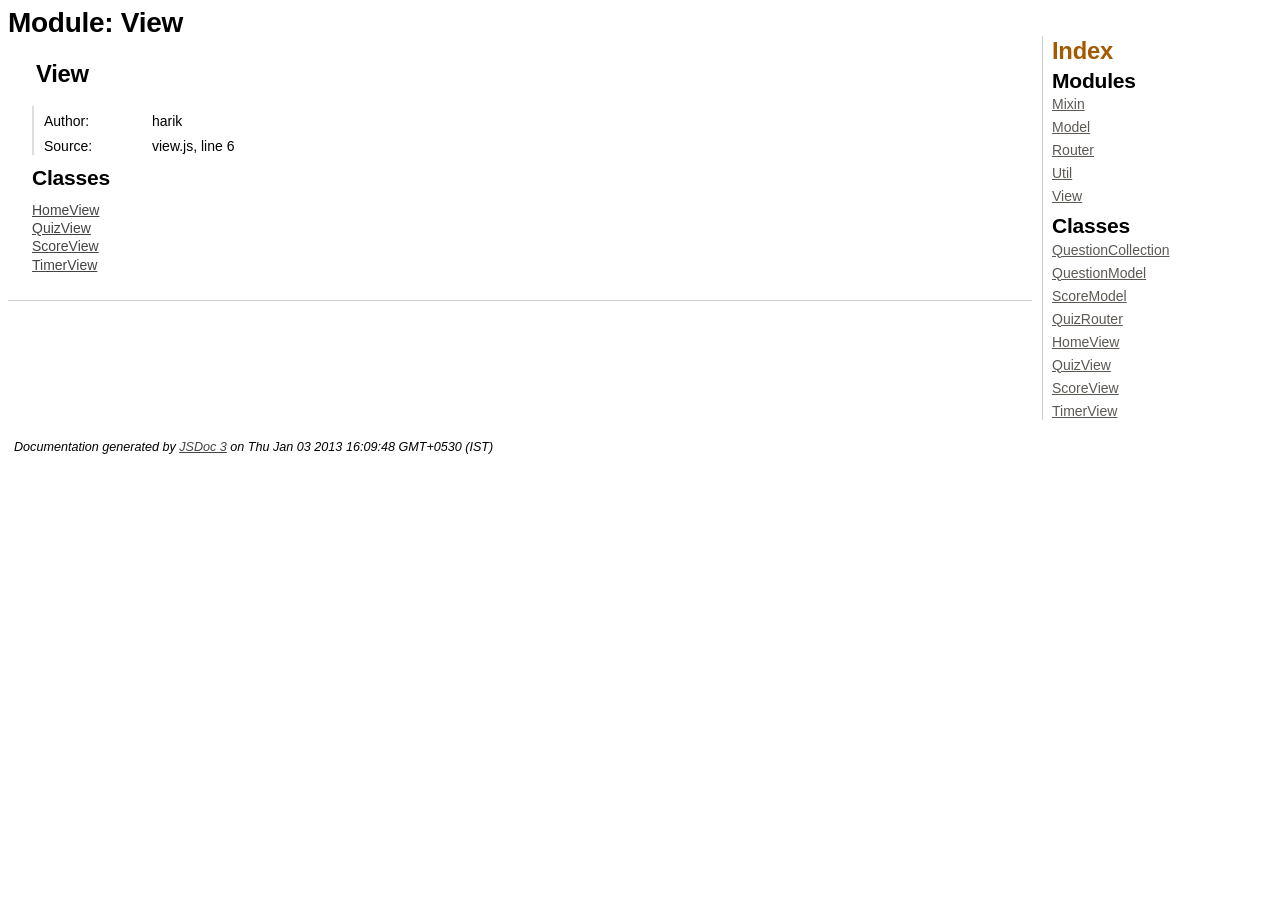
<file: documentation/module-View.html>
<!DOCTYPE html>
<html lang="en">
<head>
    <meta charset="utf-8">
    <title>JSDoc: Module: View</title>
    
    <script src="scripts/prettify/prettify.js"> </script>
    <script src="scripts/prettify/lang-css.js"> </script>
    <!--[if lt IE 9]>
      <script src="//html5shiv.googlecode.com/svn/trunk/html5.js"></script>
    <![endif]-->
    <link type="text/css" rel="stylesheet" href="styles/prettify-jsdoc.css">
    <link type="text/css" rel="stylesheet" href="styles/jsdoc-default.css">
</head>

<body>

<div id="main">
    
    <h1 class="page-title">Module: View</h1>
    
    



<section>
    
<header>
    <h2>
    View
    </h2>
    
</header>  

<article>
    <div class="container-overview">
    
    
    
        
        
        
<dl class="details">
    
        
	
	
	

	
	
	
	
	
	<dt class="tag-author">Author:</dt>
	<dd class="tag-author">
        <ul>
            <li>harik</li>
        </ul>
	</dd>
	
	
	
	
	
	
	
	
	
	<dt class="tag-source">Source:</dt>
	<dd class="tag-source"><ul class="dummy"><li>view.js, line 6</li></ul></dd>
	
    
    
	
	
	
	
</dl>

        
        
    
    </div>
    
    
    
    
    
    
    
    
        <h3 class="subsection-title">Classes</h3>
        
        <dl>
            <dt><a href="module-View.HomeView.html">HomeView</a></dt>
            <dd></dd>
        
            <dt><a href="module-View.QuizView.html">QuizView</a></dt>
            <dd></dd>
        
            <dt><a href="module-View.ScoreView.html">ScoreView</a></dt>
            <dd></dd>
        
            <dt><a href="module-View.TimerView.html">TimerView</a></dt>
            <dd></dd>
        </dl>
    
    
    
    
    
    
    
    
    
    
    
</article>

</section>  




</div>

<nav>
    <h2><a href="index.html">Index</a></h2><h3>Modules</h3><ul><li><a href="module-Mixin.html">Mixin</a></li><li><a href="module-Model.html">Model</a></li><li><a href="module-Router.html">Router</a></li><li><a href="module-Util.html">Util</a></li><li><a href="module-View.html">View</a></li></ul><h3>Classes</h3><ul><li><a href="module-Model.QuestionCollection.html">QuestionCollection</a></li><li><a href="module-Model.QuestionModel.html">QuestionModel</a></li><li><a href="module-Model.ScoreModel.html">ScoreModel</a></li><li><a href="module-Router.QuizRouter.html">QuizRouter</a></li><li><a href="module-View.HomeView.html">HomeView</a></li><li><a href="module-View.QuizView.html">QuizView</a></li><li><a href="module-View.ScoreView.html">ScoreView</a></li><li><a href="module-View.TimerView.html">TimerView</a></li></ul>
</nav>

<br clear="both">

<footer>
    Documentation generated by <a href="https://github.com/jsdoc3/jsdoc">JSDoc 3</a> on Thu Jan 03 2013 16:09:48 GMT+0530 (IST)
</footer>

<script> prettyPrint(); </script>
</body>
</html>
</file>
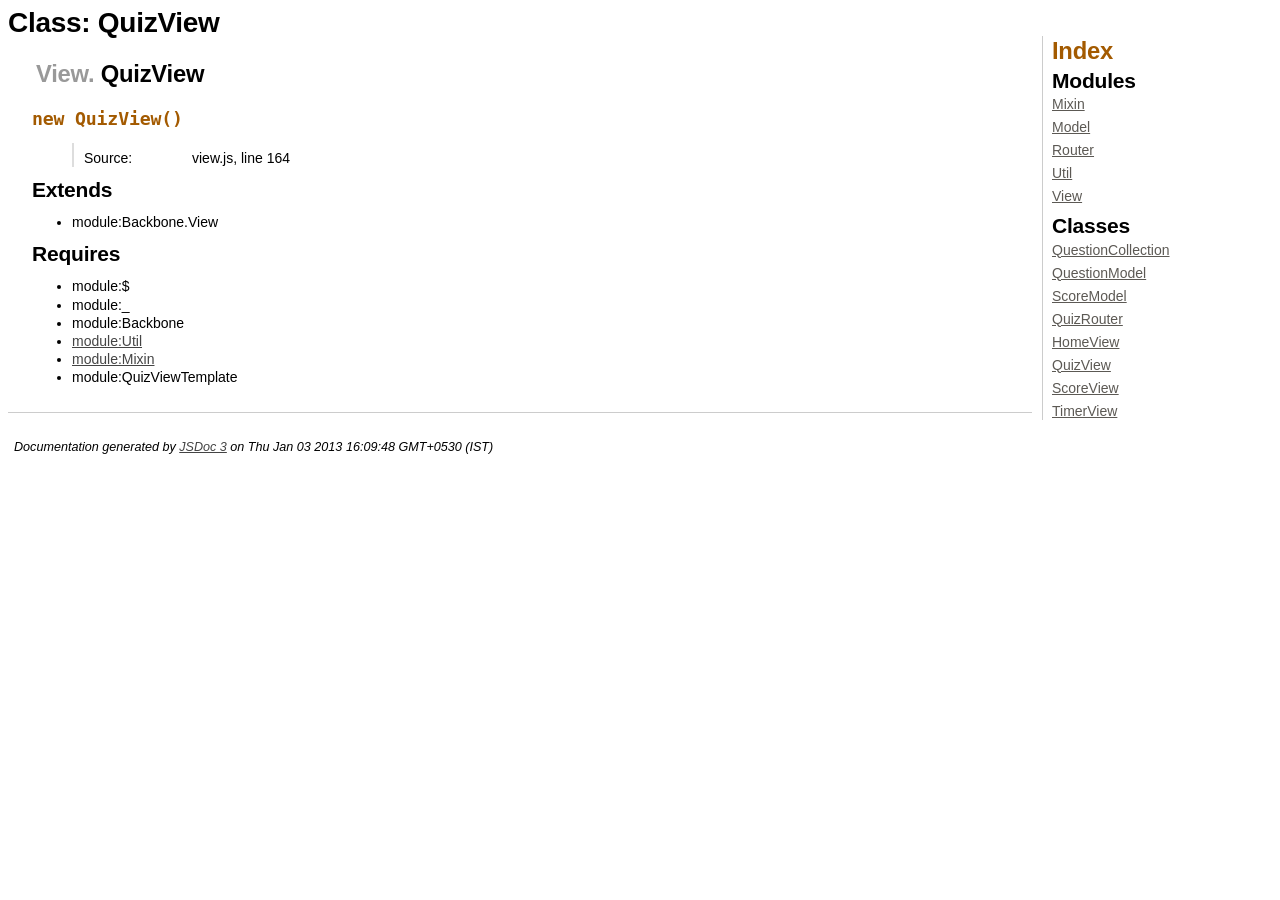
<file: documentation/module-View.QuizView.html>
<!DOCTYPE html>
<html lang="en">
<head>
    <meta charset="utf-8">
    <title>JSDoc: Class: QuizView</title>
    
    <script src="scripts/prettify/prettify.js"> </script>
    <script src="scripts/prettify/lang-css.js"> </script>
    <!--[if lt IE 9]>
      <script src="//html5shiv.googlecode.com/svn/trunk/html5.js"></script>
    <![endif]-->
    <link type="text/css" rel="stylesheet" href="styles/prettify-jsdoc.css">
    <link type="text/css" rel="stylesheet" href="styles/jsdoc-default.css">
</head>

<body>

<div id="main">
    
    <h1 class="page-title">Class: QuizView</h1>
    
    



<section>
    
<header>
    <h2>
        <span class="ancestors"><a href="module-View.html">View</a>.</span>
    
    QuizView
    </h2>
    
</header>  

<article>
    <div class="container-overview">
    
    
    
        
<dt>
    <h4 class="name" id="QuizView"><span class="type-signature"></span>new QuizView<span class="signature">()</span><span class="type-signature"></span></h4>
    
    
</dt>
<dd>
    
    

    
    
    
    
    
    
    
<dl class="details">
    
        
	
	
	

	
	
	
	
	
	
	
	
	
	
	
	
	
	<dt class="tag-source">Source:</dt>
	<dd class="tag-source"><ul class="dummy"><li>view.js, line 164</li></ul></dd>
	
    
    
	
	
	
	
</dl>

    
    
    
    
    
    
    
    
</dd>

    
    </div>
    
    
        <h3 class="subsection-title">Extends</h3>
        
        <ul>
            <li>module:Backbone.View</li>
        </ul>
    
    
    
    
    
        <h3 class="subsection-title">Requires</h3>
        
        <ul>
            <li>module:$</li>
        
            <li>module:_</li>
        
            <li>module:Backbone</li>
        
            <li><a href="module-Util.html">module:Util</a></li>
        
            <li><a href="module-Mixin.html">module:Mixin</a></li>
        
            <li>module:QuizViewTemplate</li>
        </ul>
    
    
    
    
    
    
    
    
    
    
    
    
    
</article>

</section>  




</div>

<nav>
    <h2><a href="index.html">Index</a></h2><h3>Modules</h3><ul><li><a href="module-Mixin.html">Mixin</a></li><li><a href="module-Model.html">Model</a></li><li><a href="module-Router.html">Router</a></li><li><a href="module-Util.html">Util</a></li><li><a href="module-View.html">View</a></li></ul><h3>Classes</h3><ul><li><a href="module-Model.QuestionCollection.html">QuestionCollection</a></li><li><a href="module-Model.QuestionModel.html">QuestionModel</a></li><li><a href="module-Model.ScoreModel.html">ScoreModel</a></li><li><a href="module-Router.QuizRouter.html">QuizRouter</a></li><li><a href="module-View.HomeView.html">HomeView</a></li><li><a href="module-View.QuizView.html">QuizView</a></li><li><a href="module-View.ScoreView.html">ScoreView</a></li><li><a href="module-View.TimerView.html">TimerView</a></li></ul>
</nav>

<br clear="both">

<footer>
    Documentation generated by <a href="https://github.com/jsdoc3/jsdoc">JSDoc 3</a> on Thu Jan 03 2013 16:09:48 GMT+0530 (IST)
</footer>

<script> prettyPrint(); </script>
</body>
</html>
</file>
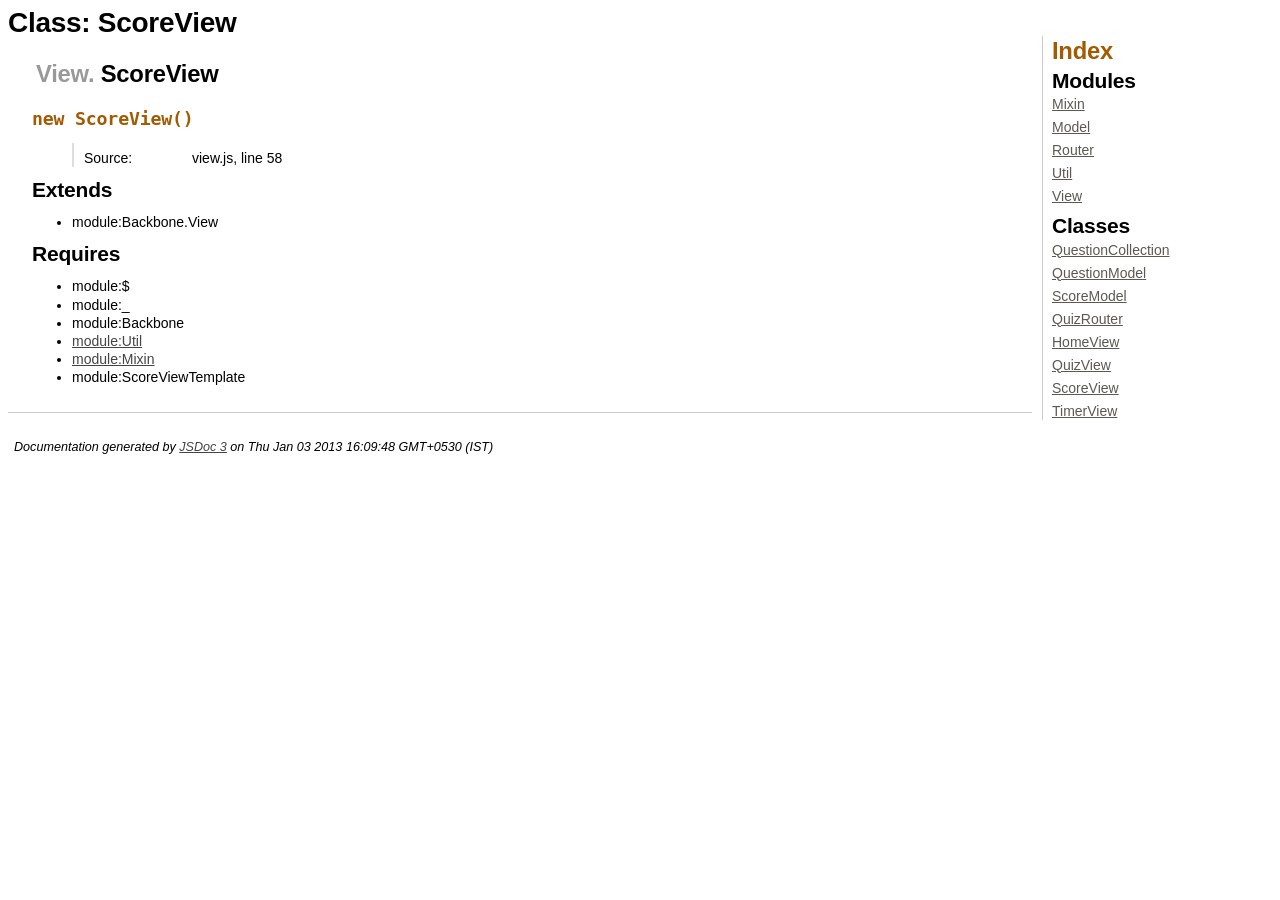
<file: documentation/module-View.ScoreView.html>
<!DOCTYPE html>
<html lang="en">
<head>
    <meta charset="utf-8">
    <title>JSDoc: Class: ScoreView</title>
    
    <script src="scripts/prettify/prettify.js"> </script>
    <script src="scripts/prettify/lang-css.js"> </script>
    <!--[if lt IE 9]>
      <script src="//html5shiv.googlecode.com/svn/trunk/html5.js"></script>
    <![endif]-->
    <link type="text/css" rel="stylesheet" href="styles/prettify-jsdoc.css">
    <link type="text/css" rel="stylesheet" href="styles/jsdoc-default.css">
</head>

<body>

<div id="main">
    
    <h1 class="page-title">Class: ScoreView</h1>
    
    



<section>
    
<header>
    <h2>
        <span class="ancestors"><a href="module-View.html">View</a>.</span>
    
    ScoreView
    </h2>
    
</header>  

<article>
    <div class="container-overview">
    
    
    
        
<dt>
    <h4 class="name" id="ScoreView"><span class="type-signature"></span>new ScoreView<span class="signature">()</span><span class="type-signature"></span></h4>
    
    
</dt>
<dd>
    
    

    
    
    
    
    
    
    
<dl class="details">
    
        
	
	
	

	
	
	
	
	
	
	
	
	
	
	
	
	
	<dt class="tag-source">Source:</dt>
	<dd class="tag-source"><ul class="dummy"><li>view.js, line 58</li></ul></dd>
	
    
    
	
	
	
	
</dl>

    
    
    
    
    
    
    
    
</dd>

    
    </div>
    
    
        <h3 class="subsection-title">Extends</h3>
        
        <ul>
            <li>module:Backbone.View</li>
        </ul>
    
    
    
    
    
        <h3 class="subsection-title">Requires</h3>
        
        <ul>
            <li>module:$</li>
        
            <li>module:_</li>
        
            <li>module:Backbone</li>
        
            <li><a href="module-Util.html">module:Util</a></li>
        
            <li><a href="module-Mixin.html">module:Mixin</a></li>
        
            <li>module:ScoreViewTemplate</li>
        </ul>
    
    
    
    
    
    
    
    
    
    
    
    
    
</article>

</section>  




</div>

<nav>
    <h2><a href="index.html">Index</a></h2><h3>Modules</h3><ul><li><a href="module-Mixin.html">Mixin</a></li><li><a href="module-Model.html">Model</a></li><li><a href="module-Router.html">Router</a></li><li><a href="module-Util.html">Util</a></li><li><a href="module-View.html">View</a></li></ul><h3>Classes</h3><ul><li><a href="module-Model.QuestionCollection.html">QuestionCollection</a></li><li><a href="module-Model.QuestionModel.html">QuestionModel</a></li><li><a href="module-Model.ScoreModel.html">ScoreModel</a></li><li><a href="module-Router.QuizRouter.html">QuizRouter</a></li><li><a href="module-View.HomeView.html">HomeView</a></li><li><a href="module-View.QuizView.html">QuizView</a></li><li><a href="module-View.ScoreView.html">ScoreView</a></li><li><a href="module-View.TimerView.html">TimerView</a></li></ul>
</nav>

<br clear="both">

<footer>
    Documentation generated by <a href="https://github.com/jsdoc3/jsdoc">JSDoc 3</a> on Thu Jan 03 2013 16:09:48 GMT+0530 (IST)
</footer>

<script> prettyPrint(); </script>
</body>
</html>
</file>
<file: stylesheets/quizapp.css>
/** Header and Footer **/
div#header {
	position: relative;
	margin-left: auto;
	margin-right: auto;
	background: #000000;
	margin-top: 50px;
	width: 98%;
	height: 30px;
}

div#footer {
	position: absolute;
	margin-left: auto;
	margin-right: auto;
	background: #000000;
	width: 98%;
	height: 30px;
	bottom: 10px;
}

/** End of Header and Footer **/

/** Header Elements **/
div#application_logo {
	margin-left: auto;
	margin-right: auto;
	margin-top: 50px;
	width: 500px;
	text-align: center;
}

div.question_idx {
	position: absolute;
	left: 50px;
	top: 10px;
	width: 200px;
	color: #00deff;
	font: bold 12px Arial, Helvetica;
}

div.timer {
	position: absolute;
	margin: 0 auto;
	left: 48%;
	top: -45px;
	right: 50px;
	color: #00deff;
	font: bold 12px Arial, Helvetica;
}

div.timer > span {
	margin-left: 10px;
	margin-top: 15px;
}
div.weightage {
	position: absolute;
	right: 0px;
	width: 200px;
	top: 10px;
	color: #00deff;
	font: bold 12px Arial, Helvetica;
}

div.app_sub_title {
	color: #00deff;
	font: bold 2em Arial;
}
/** End of Header Elements **/

/** Container CSS **/
body {
	background-image: url(../images/quiz-app_bg_A.jpg);
	background-position: fixed;
	font-family: Cuprum Helvetica;
}
div#index_view, div#quiz_view, div#results_view {
	margin: 0 auto;
}

div.template_view {
	display: none;
}

div#session_info {
	width: 500px;
	margin: 0 auto;
	padding: 25px;
}

div#question_info {
	padding-top: 50px;
	padding-bottom: 50px;
}

div#result_info {
	margin: 0 auto;
}

div.result_summary {
	background: rgba(0,0,0,0.35);
	box-shadow: 0px 0px 15px -1px #ffffff;
	border: 1px solid #ffffff;
	color: #ffffff;
	width: 500px;
	height: 200px;
	margin: 0 auto;
	margin-bottom: 30px;
	margin-top: 30px;
}

div#session_info ul {
	list-style: none;
	padding: 5px;
	margin-left: auto;
	margin-right: auto;
}
div#session_info ul li {
	list-style: none;
	padding-bottom: 10px;
	margin-left: auto;
	margin-right: auto;
}

div#question_info ul {
	list-style: none;
	padding: 5px;
	margin-left: auto;
	margin-right: auto;
}

div#question_info ul li {
	list-style: none;
	margin-left: auto;
	margin-right: auto;
	font-family: CuprumFFU;
	color: #FFFFFF;
}

div.wish_text {
	color: #ffffff;
	font: bold 2em georgia;
	font-style: italic;
}

div.total_score {
	color: #ffffff;
	font: bold 3em georgia;
	font-style: italic;
	margin-top: 20px;
	text-shadow: 5px 5px 5px rgba(255, 255, 255, 0.4);
}
div.question_score {
	color: #ffffff;
	font: bold 2em georgia;
	text-shadow: 0px 2px 2px rgba(0, 0, 0, 0.4);
}

span.selected_item {
	float: left;
	color: #00deff;
	font: bold 15px arial;
}

.highTransparency {
	background: rgba(255,255,255,0.15) !important;
}

.lowTransparency {
	background: rgba(255,255,255,0.5) !important;
}
.display {
	display: block !important;
}
.hidden {
	display: none !important;
}
/** End of container elements **/

/**Input Controls **/
input[type='text'] {
	position: relative;
	color: White;
	z-index: 5;
	width: 250px;
	height: 25px;
	border: 2px solid #000000;
	border-radius: 20px;
	background: rgba(255, 255, 255, 0.1);
	padding: 3px 5px 3px 5px;
	filter: progid:DXImageTransform.Microsoft.gradient(startColorstr=#26ffffff, endColorstr=#26ffffff);
	-ms-filter: progid:DXImageTransform.Microsoft.gradient(startColorstr=#26ffffff, endColorstr=#26ffffff);
}

a.button:link, a.button:active, a.button:visited {
	display: block;
	border-radius: 20px;
	vertical-align: middle;
	text-decoration: none;
	width: 120px;
	height: 25px;
	line-height: 25px;
	border: 2px solid #555555;
	color: #000000;
	font-family: Arial;
	background: -moz-linear-gradient(top,  #999999,   #ffffff);
	background: -webkit-gradient(linear, left top, left bottom, from(#999999), to(#ffffff));
	filter: progid:DXImageTransform.Microsoft.gradient(gradienttype=0, startColorstr='#999999', endColorstr='#ffffff');
}

button {
	display: block;
	cursor: pointer;
	border-radius: 20px;
	text-decoration: none;
	width: 120px;
	height: 25px;
	border: 2px solid #555555;
	color: #000000;
	font-family: arial;
	background: -moz-linear-gradient(top,  #999999,   #ffffff);
	background: -webkit-gradient(linear, left top, left bottom, from(#999999), to(#ffffff));
	filter: progid:DXImageTransform.Microsoft.gradient(gradienttype=0, startColorstr='#999999', endColorstr='#ffffff');
}

button#finish {
	display: none;
}

label {
	color: #ffffff;
	font-family: Arial;
}

/** End of Input elements **/

/** Navigation Elements **/
div#question_info a.options:link, a.option:active, a.options:visited {
	width: 300px;
	height: 25px;
	display: block;
	color: #ffffff;
	padding: 5px;
	text-decoration: none;
	font-family: CuprumFFU;
	vertical-align: middle;
	background: rgba(255,255,255,0.15);
	margin-bottom: 10px /** for spacing between each item **/
}
div#question_info a.options:hovers {
	color: #ffffff;
	width: 300px;
	height: 25px;
	display: block;
	oopacity: 0.5;
	background: rgba(255,255,255,0.5);
}

div.quit {
	position: absolute;
	left: 10px;
	top: 2px;
}
div.next {
	position: absolute;
	left: 45%;
}
div.pass {
	top: 2px;
	position: absolute;
	right: 20px;
}

div img {
	vertical-align: middle;
}
div#footer a:link, a:visited, a:active {
	color: #999999;
	text-decoration: none;
	font: bold 12px arial;
}

div#session_info ul li:nth-child(2) {
	padding-bottom: 50px;
}

div#question_info .question {
	color: #ffffff;
	padding-bottom: 50px;
	font-family: CuprumFFU;
}
/** End of Navigation Elements **/
</file>
<file: documentation/styles/prettify-jsdoc.css>
/* JSDoc prettify.js theme */

/* plain text */
.pln {
  color: #000000;
  font-weight: normal;
  font-style: normal;
}

/* string content */
.str {
  color: #006400;
  font-weight: normal;
  font-style: normal;
}

/* a keyword */
.kwd {
  color: #000000;
  font-weight: bold;
  font-style: normal;
}

/* a comment */
.com {
  font-weight: normal;
  font-style: italic;
}

/* a type name */
.typ {
  color: #000000;
  font-weight: normal;
  font-style: normal;
}

/* a literal value */
.lit {
  color: #006400;
  font-weight: normal;
  font-style: normal;
}

/* punctuation */
.pun {
  color: #000000;
  font-weight: bold;
  font-style: normal;
}

/* lisp open bracket */
.opn {
  color: #000000;
  font-weight: bold;
  font-style: normal;
}

/* lisp close bracket */
.clo {
  color: #000000;
  font-weight: bold;
  font-style: normal;
}

/* a markup tag name */
.tag {
  color: #006400;
  font-weight: normal;
  font-style: normal;
}

/* a markup attribute name */
.atn {
  color: #006400;
  font-weight: normal;
  font-style: normal;
}

/* a markup attribute value */
.atv {
  color: #006400;
  font-weight: normal;
  font-style: normal;
}

/* a declaration */
.dec {
  color: #000000;
  font-weight: bold;
  font-style: normal;
}

/* a variable name */
.var {
  color: #000000;
  font-weight: normal;
  font-style: normal;
}

/* a function name */
.fun {
  color: #000000;
  font-weight: bold;
  font-style: normal;
}

/* Specify class=linenums on a pre to get line numbering */
ol.linenums {
  margin-top: 0;
  margin-bottom: 0;
}
</file>
<file: documentation/styles/jsdoc-default.css>
html
{
    overflow: auto;
    background-color: #fff;
}

body
{
	font: 14px "DejaVu Sans Condensed", "Liberation Sans", "Nimbus Sans L", Tahoma, Geneva, "Helvetica Neue", Helvetica, Arial, sans serif;
	line-height: 130%;
	color: #000;
	background-color: #fff;
}

a {
    color: #444;
}

a:visited {
    color: #444;
}

a:active {
    color: #444;
}

header
{
	display: block;
	padding: 6px 4px;
}

.class-description {
    font-style: italic;
	font-family: Palatino, 'Palatino Linotype', serif;
	font-size: 130%;
	line-height: 140%;
	margin-bottom: 1em;
	margin-top: 1em;
}

#main {
    float: left;
    width: 100%;
}

section
{
	display: block;
	
	background-color: #fff;
	padding: 12px 24px;
    border-bottom: 1px solid #ccc;
    margin-right: 240px;
}

.variation {
    display: none;
}

.optional:after {
	content: "opt";
	font-size: 60%;
	color: #aaa;
	font-style: italic;
	font-weight: lighter;
}

nav
{
	display: block;
	float: left;
    margin-left: -230px;
    margin-top: 28px;
    width: 220px;
    border-left: 1px solid #ccc;
    padding-left: 9px;
}

nav ul {
    font-family: 'Lucida Grande', 'Lucida Sans Unicode', arial, sans-serif;
    font-size: 100%;
    line-height: 17px;
    padding:0;
    margin:0;
    list-style-type:none;
}

nav h2 a, nav h2 a:visited {
    color: #A35A00;
    text-decoration: none;
}

nav h3 {
    margin-top: 12px;
}

nav li {
    margin-top: 6px;
}

nav a {
    color: #5C5954;
}

nav a:visited {
    color: #5C5954;
}

nav a:active {
    color: #5C5954;
}

footer {
    display: block;
    padding: 6px;
    margin-top: 12px;
    font-style: italic;
    font-size: 90%;
}

h1
{
	font-size: 200%;
	font-weight: bold;
	letter-spacing: -0.01em;
	margin: 6px 0 9px 0;
}

h2
{
	font-size: 170%;
	font-weight: bold;
	letter-spacing: -0.01em;
	margin: 6px 0 3px 0;
}

h3
{
	font-size: 150%;
	font-weight: bold;
	letter-spacing: -0.01em;
	margin-top: 16px;
	margin: 6px 0 3px 0;
}

h4
{
	font-size: 130%;
	font-weight: bold;
	letter-spacing: -0.01em;
	margin-top: 16px;
	margin: 18px 0 3px 0;
	color: #A35A00;
}

h5, .container-overview .subsection-title
{
	font-size: 120%;
	font-weight: bold;
	letter-spacing: -0.01em;
	margin: 8px 0 3px -16px;
}

h6
{
	font-size: 100%;
	letter-spacing: -0.01em;
	margin: 6px 0 3px 0;
	font-style: italic;
}

.ancestors { color: #999; }
.ancestors a
{
    color: #999 !important;
    text-decoration: none;
}

.important
{
	font-weight: bold;
	color: #950B02;
}

.yes-def {
    text-indent: -1000px;
}

.type-signature {
    color: #aaa;
}

.name, .signature {
	font-family: Consolas, "Lucida Console", Monaco, monospace;
}

.details { margin-top: 14px; }
.details dt { width:100px; float:left; border-left: 2px solid #DDD; padding-left: 10px;  padding-top: 6px; }
.details dd { margin-left: 50px; }
.details ul { margin: 0; }
.details ul { list-style-type: none; }
.details li { margin-left: 30px; padding-top: 6px; }

.description {
	margin-bottom: 1em;
	margin-left: -16px;
	margin-top: 1em;
}

.code-caption
{
	font-style: italic;
	font-family: Palatino, 'Palatino Linotype', serif;
	font-size: 107%;
	margin: 0;
}

.prettyprint
{
	border: 1px solid #ddd;
	width: 80%;
}

.prettyprint code
{
	font-family: Consolas, 'Lucida Console', Monaco, monospace;
	font-size: 100%;
	line-height: 18px;
	display: block;
	padding: 4px 12px;
	margin: 0;
	background-color: #fff;
	color: #000;
	border-left: 3px #ddd solid;
}

.params, .props
{
	border-spacing: 0;
	border: 0;
	border-collapse: collapse;
}

.params .name, .props .name, .name code {
	color: #A35A00;
	font-family: Consolas, 'Lucida Console', Monaco, monospace;
	font-size: 100%;
}

.params td, .params th, .props td, .props th
{
	border: 1px solid #ddd;
	margin: 0px;
	text-align: left;
	vertical-align: top;
	padding: 4px 6px;
	display: table-cell;
}

.params thead tr, .props thead tr
{
	background-color: #ddd;
	font-weight: bold;
}

.params .params thead tr, .props .props thead tr
{
	background-color: #fff;
	font-weight: bold;
}

.params th, .props th { border-right: 1px solid #aaa; }
.params thead .last, .props thead .last { border-right: 1px solid #ddd; }

.disabled {
    color: #454545;
}
</file>
